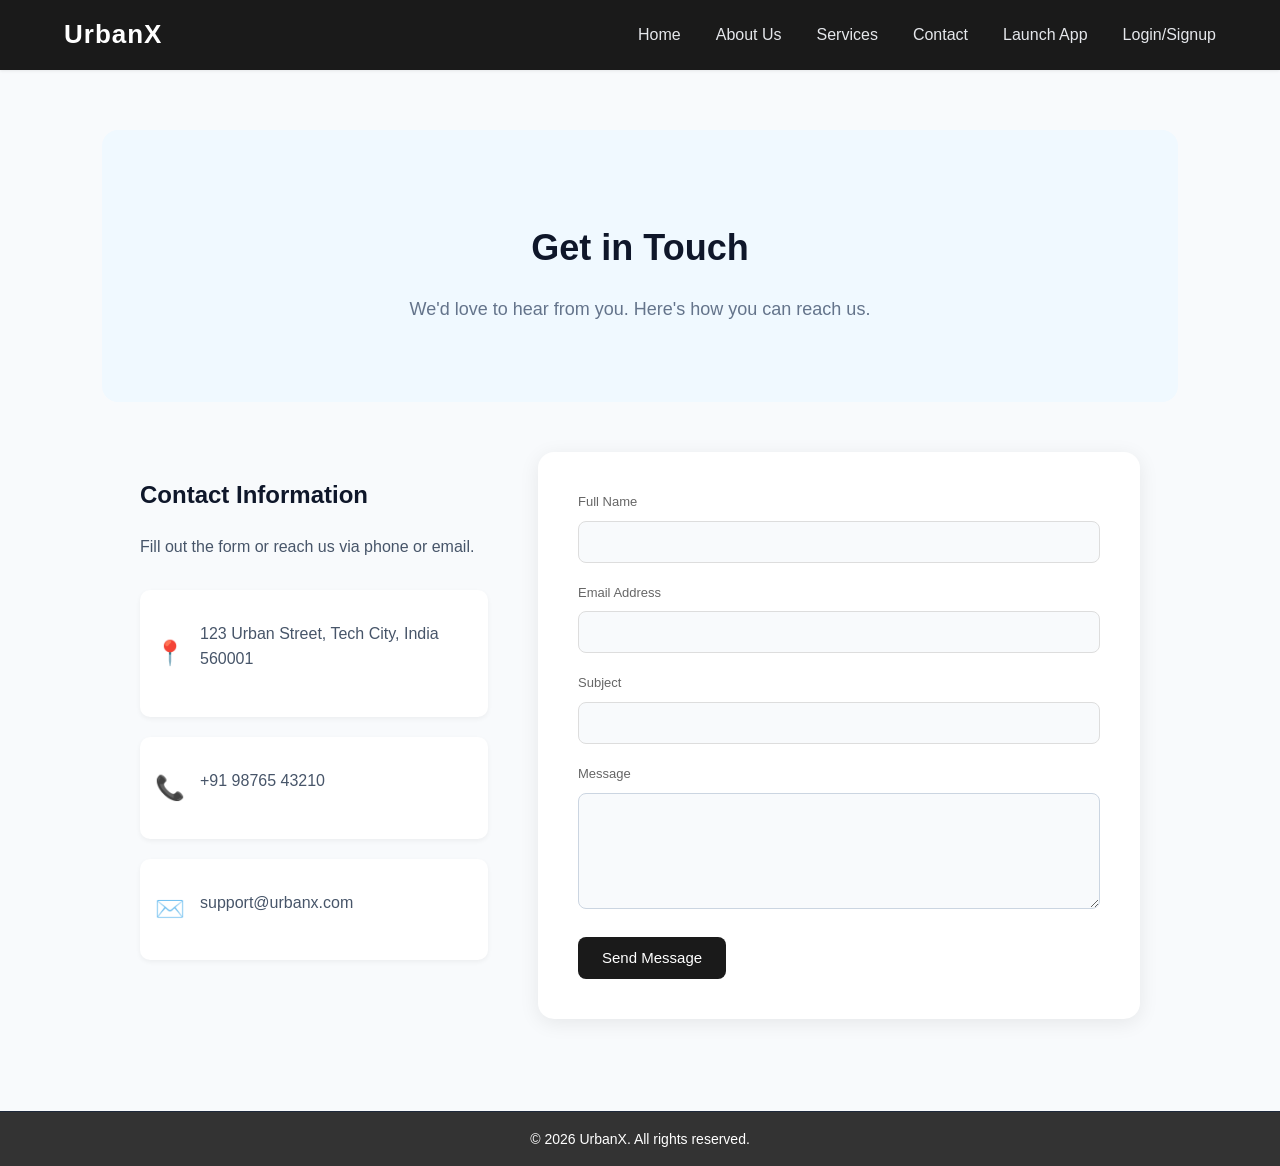
<file: frontEnd/contact.html>
<!DOCTYPE html>
<html lang="en">
<head>
    <meta charset="UTF-8">
    <meta name="viewport" content="width=device-width, initial-scale=1.0">
    <title>Contact Us - UrbanX</title>
    <link rel="stylesheet" href="styles.css">
</head>
<body>
<header>
    <h1>UrbanX</h1>
    <nav>
        <ul>
            <li><a href="index.html">Home</a></li>
            <li><a href="about.html">About Us</a></li>
            <li><a href="exploreOurServices.html">Services</a></li>
            <li><a href="contact.html" class="active">Contact</a></li>
            <li><a href="app.html">Launch App</a></li>
            <li><a href="Login/UserLogin.html">Login/Signup</a></li>
        </ul>
    </nav>
</header>

<main>
    <section class="contact-hero">
        <h2>Get in Touch</h2>
        <p>We'd love to hear from you. Here's how you can reach us.</p>
    </section>

    <section class="contact-container">
        <div class="contact-info">
            <h3>Contact Information</h3>
            <p>Fill out the form or reach us via phone or email.</p>

            <div class="info-item">
                <span class="icon">📍</span>
                <p>123 Urban Street, Tech City, India 560001</p>
            </div>
            <div class="info-item">
                <span class="icon">📞</span>
                <p>+91 98765 43210</p>
            </div>
            <div class="info-item">
                <span class="icon">✉️</span>
                <p>support@urbanx.com</p>
            </div>
        </div>

        <div class="contact-form-wrapper">
            <form action="#" method="POST" class="contact-form">
                <div class="form-group">
                    <label for="name">Full Name</label>
                    <input type="text" id="name" name="name" required>
                </div>
                <div class="form-group">
                    <label for="email">Email Address</label>
                    <input type="email" id="email" name="email" required>
                </div>
                <div class="form-group">
                    <label for="subject">Subject</label>
                    <input type="text" id="subject" name="subject" required>
                </div>
                <div class="form-group">
                    <label for="message">Message</label>
                    <textarea id="message" name="message" rows="5" required></textarea>
                </div>
                <button type="submit" class="btn-submit">Send Message</button>
            </form>
        </div>
    </section>
</main>

<footer>
    <p>&copy; 2026 UrbanX. All rights reserved.</p>
</footer>
</body>
</html>
</file>
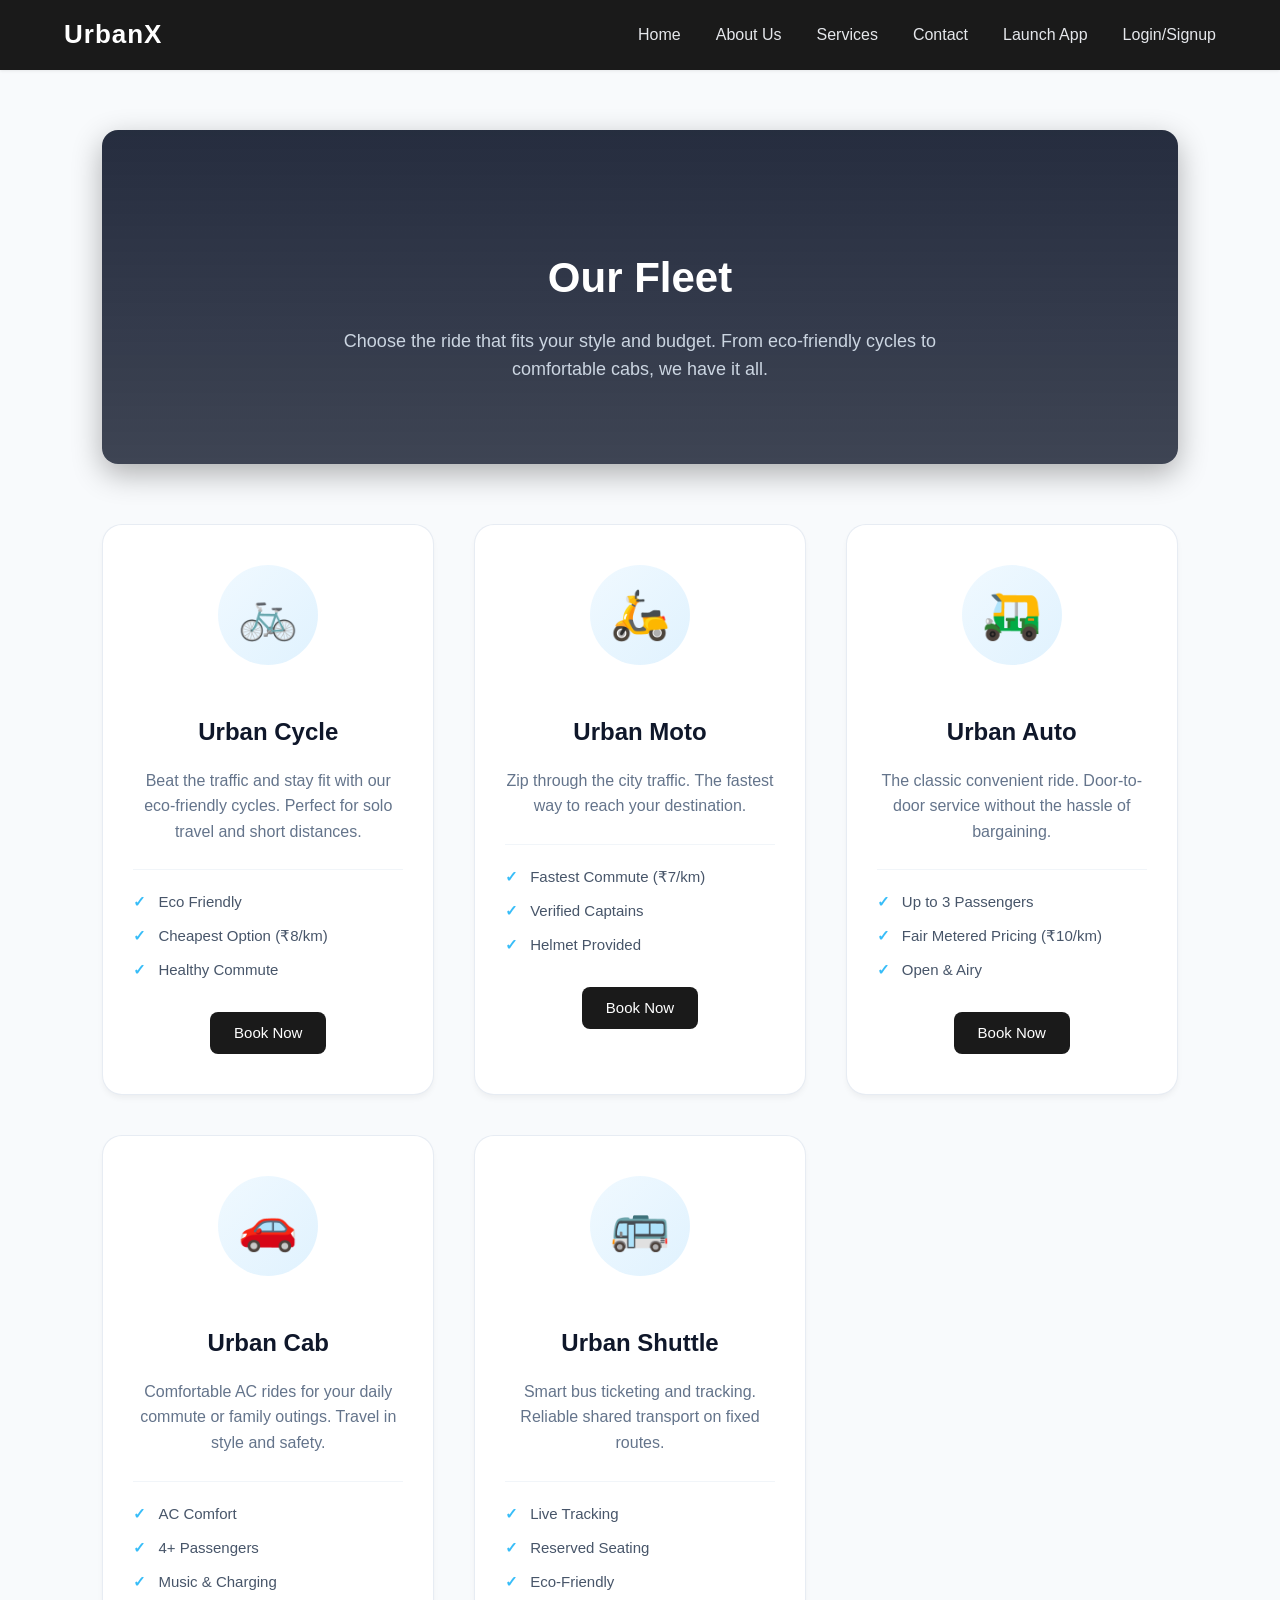
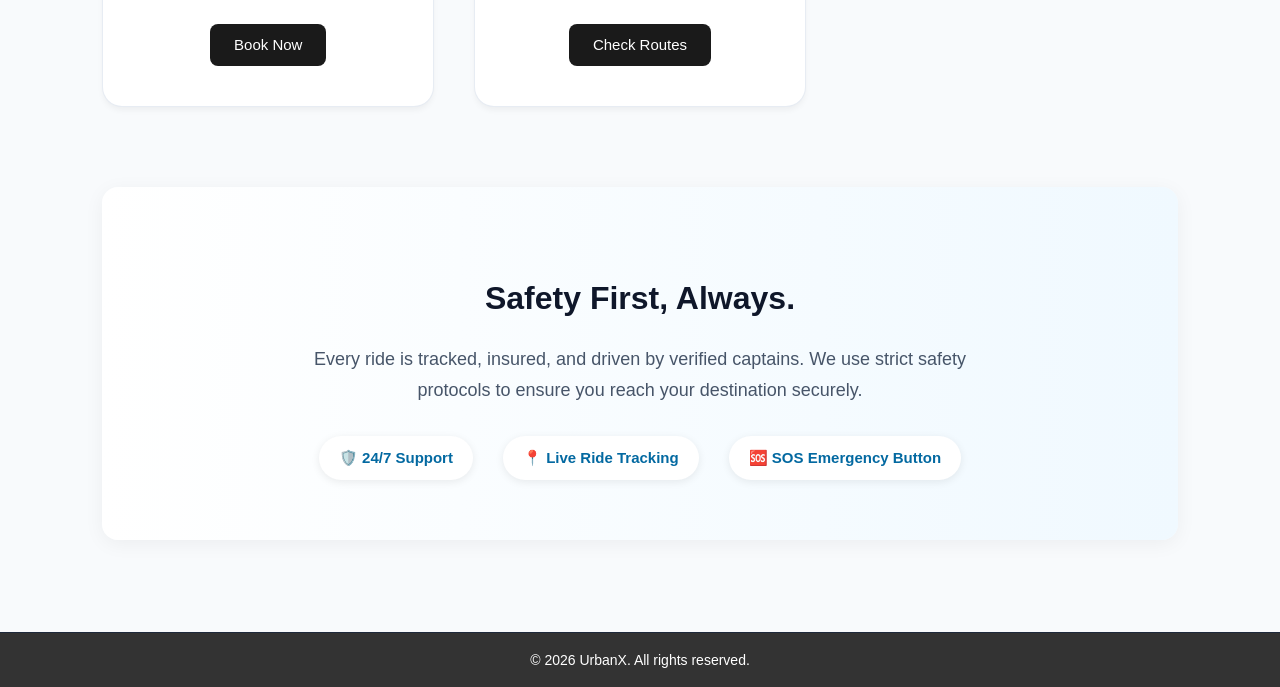
<file: frontEnd/exploreOurServices.html>
<!DOCTYPE html>
<html lang="en">
<head>
    <meta charset="UTF-8">
    <meta name="viewport" content="width=device-width, initial-scale=1.0">
    <title>Explore Our Services - UrbanX</title>
    <link rel="stylesheet" href="styles.css">
</head>
<body>
    <header>
        <h1>UrbanX</h1>
        <nav>
            <ul>
                <li><a href="index.html">Home</a></li>
                <li><a href="about.html">About Us</a></li>
                <li><a href="exploreOurServices.html" class="active">Services</a></li>
                <li><a href="contact.html">Contact</a></li>
                <li><a href="app.html">Launch App</a></li>
                <li><a href="Login/UserLogin.html">Login/Signup</a></li>
            </ul>
        </nav>
    </header>
    <main>
        <section class="services-hero">
            <h2 style="animation: fadeInDown 0.8s ease-out;">Our Fleet</h2>
            <p style="animation: fadeInUp 0.8s ease-out 0.2s backwards;">Choose the ride that fits your style and budget. From eco-friendly cycles to comfortable cabs, we have it all.</p>
        </section>

        <section class="services-grid">
            <!-- Cycle -->
            <div class="service-card" style="animation: fadeInUp 0.8s ease-out 0.3s backwards;">
                <div class="service-icon">🚲</div>
                <h3>Urban Cycle</h3>
                <p>Beat the traffic and stay fit with our eco-friendly cycles. Perfect for solo travel and short distances.</p>
                <ul class="service-features-list">
                    <li>Eco Friendly</li>
                    <li>Cheapest Option (₹8/km)</li>
                    <li>Healthy Commute</li>
                </ul>
                <a href="app.html" class="service-btn">Book Now</a>
            </div>

            <!-- Moto -->
            <div class="service-card" style="animation: fadeInUp 0.8s ease-out 0.4s backwards;">
                <div class="service-icon">🛵</div>
                <h3>Urban Moto</h3>
                <p>Zip through the city traffic. The fastest way to reach your destination.</p>
                <ul class="service-features-list">
                    <li>Fastest Commute (₹7/km)</li>
                    <li>Verified Captains</li>
                    <li>Helmet Provided</li>
                </ul>
                <a href="app.html" class="service-btn">Book Now</a>
            </div>

            <!-- Auto -->
            <div class="service-card" style="animation: fadeInUp 0.8s ease-out 0.5s backwards;">
                <div class="service-icon">🛺</div>
                <h3>Urban Auto</h3>
                <p>The classic convenient ride. Door-to-door service without the hassle of bargaining.</p>
                <ul class="service-features-list">
                    <li>Up to 3 Passengers</li>
                    <li>Fair Metered Pricing (₹10/km)</li>
                    <li>Open & Airy</li>
                </ul>
                <a href="app.html" class="service-btn">Book Now</a>
            </div>

            <!-- Cab -->
            <div class="service-card" style="animation: fadeInUp 0.8s ease-out 0.6s backwards;">
                <div class="service-icon">🚗</div>
                <h3>Urban Cab</h3>
                <p>Comfortable AC rides for your daily commute or family outings. Travel in style and safety.</p>
                <ul class="service-features-list">
                    <li>AC Comfort</li>
                    <li>4+ Passengers</li>
                    <li>Music & Charging</li>
                </ul>
                <a href="app.html" class="service-btn">Book Now</a>
            </div>

            <!-- Bus -->
            <div class="service-card" style="animation: fadeInUp 0.8s ease-out 0.7s backwards;">
                <div class="service-icon">🚌</div>
                <h3>Urban Shuttle</h3>
                <p>Smart bus ticketing and tracking. Reliable shared transport on fixed routes.</p>
                <ul class="service-features-list">
                    <li>Live Tracking</li>
                    <li>Reserved Seating</li>
                    <li>Eco-Friendly</li>
                </ul>
                <a href="app.html" class="service-btn">Check Routes</a>
            </div>
        </section>

        <section class="safety-promise">
            <div class="promise-content">
                <h2>Safety First, Always.</h2>
                <p>Every ride is tracked, insured, and driven by verified captains. We use strict safety protocols to ensure you reach your destination securely.</p>
                <div class="safety-badges">
                    <span>🛡️ 24/7 Support</span>
                    <span>📍 Live Ride Tracking</span>
                    <span>🆘 SOS Emergency Button</span>
                </div>
            </div>
        </section>
    </main>
    <footer>
        <p>&copy; 2026 UrbanX. All rights reserved.</p>
    </footer>
</body>
</html>
</file>
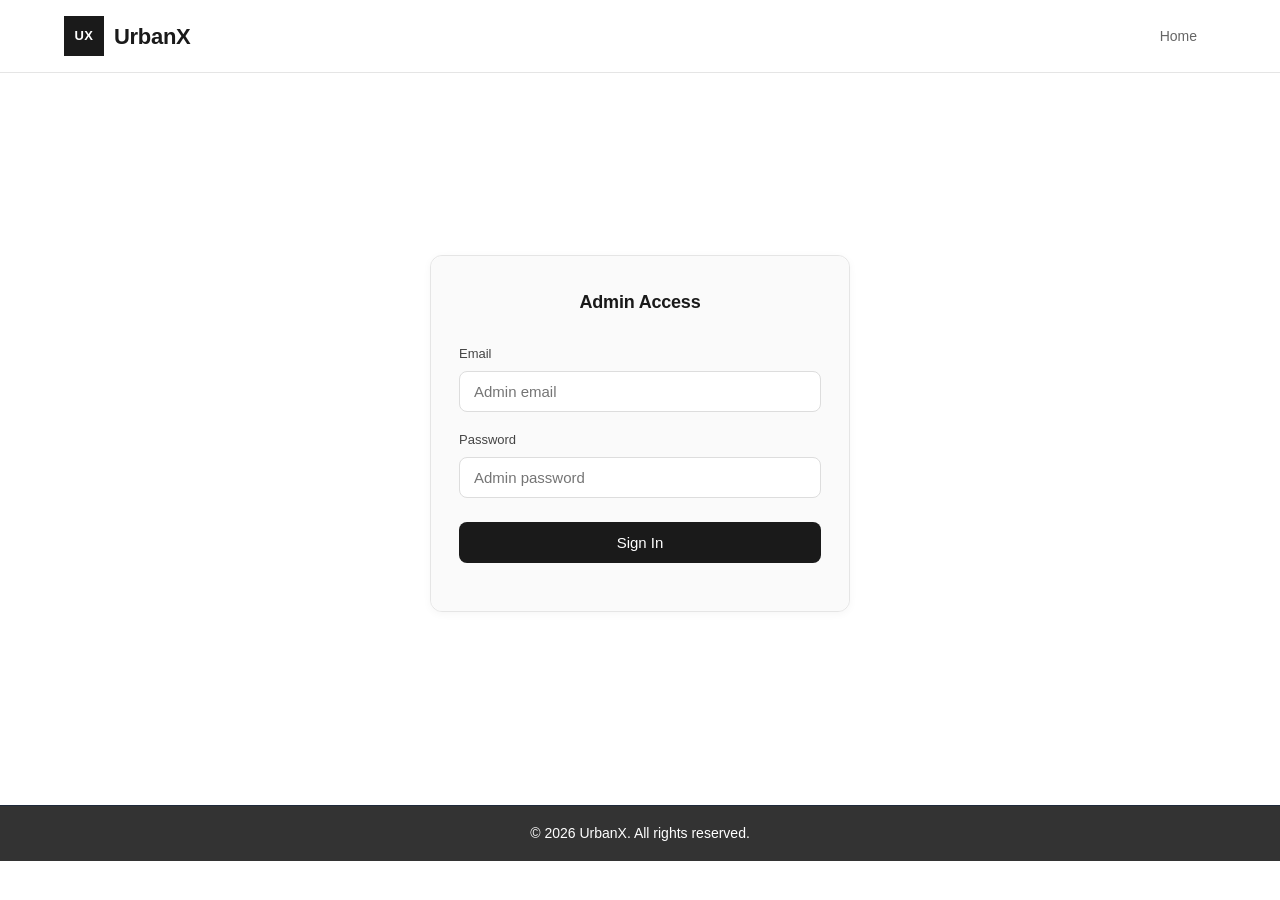
<file: frontEnd/Login/AdminLogin.html>
<!DOCTYPE html>
<html lang="en">
<head>
    <meta charset="UTF-8">
    <title>UrbanX - Admin Login</title>
    <link rel="stylesheet" href="../styles.css">
</head>
<body class="auth-page">
<header class="auth-header">
    <div class="auth-brand">
        <div class="auth-logo" aria-hidden="true">UX</div>
        <div class="auth-name">UrbanX</div>
    </div>
    <div class="auth-actions">
        <a class="auth-tab" href="../index.html">Home</a>
    </div>
</header>
<main class="auth-main">
    <div class="auth-shell">
        <div class="auth-card">
            <div class="auth-panel">
                <div class="auth-panel-title">Admin Access</div>
                <form id="adminLoginForm">
                    <div class="auth-row">
                        <label class="auth-label" for="email">Email</label>
                        <input class="auth-input" type="email" id="email" name="email" placeholder="Admin email" required>
                    </div>
                    <div class="auth-row">
                        <label class="auth-label" for="password">Password</label>
                        <input class="auth-input" type="password" id="password" name="password" placeholder="Admin password" required>
                    </div>
                    <button type="submit" class="auth-submit">Sign In</button>
                    <div id="message" class="auth-message"></div>
                </form>
            </div>
        </div>
    </div>
</main>
<script>
    document.getElementById('adminLoginForm').addEventListener('submit', async function(e) {
        e.preventDefault();
        const formData = new FormData(this);
        const data = Object.fromEntries(formData.entries());
        const messageDiv = document.getElementById('message');

        try {
            const response = await fetch('/admin/login', {
                method: 'POST',
                headers: { 'Content-Type': 'application/json' },
                body: JSON.stringify(data)
            });
            const result = await response.json();
            if (response.ok) {
                messageDiv.style.color = 'green';
                messageDiv.textContent = 'Login successful!';
                localStorage.setItem('userType', 'admin');
                setTimeout(() => { window.location.href = '../index.html'; }, 1000);
            } else {
                messageDiv.style.color = '';
                messageDiv.textContent = result.message || 'Login failed';
            }
        } catch (error) {
            messageDiv.textContent = 'An error occurred. Please try again.';
        }
    });
</script>
<footer>
    <p>&copy; 2026 UrbanX. All rights reserved.</p>
</footer>
</body>
</html>
</file>
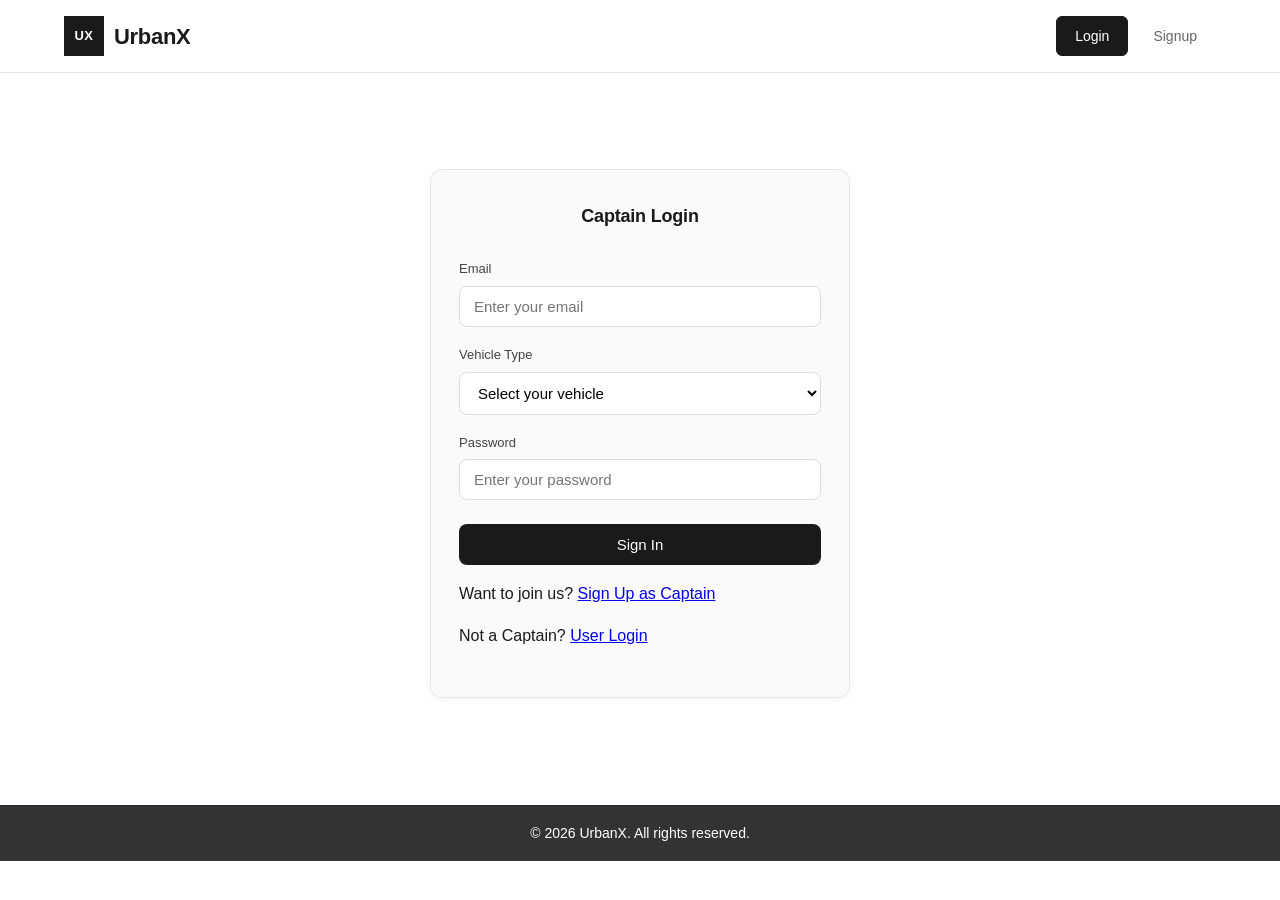
<file: frontEnd/Login/CaptainLogin.html>
<!DOCTYPE html>
<html lang="en">
<head>
    <meta charset="UTF-8">
    <title>UrbanX - Captain Login</title>
    <link rel="stylesheet" href="../styles.css">
</head>
<body class="auth-page">
<header class="auth-header">
    <div class="auth-brand">
        <div class="auth-logo" aria-hidden="true">UX</div>
        <div class="auth-name">UrbanX</div>
    </div>
    <div class="auth-actions" aria-label="Authentication navigation">
        <a class="auth-tab active" href="CaptainLogin.html">Login</a>
        <a class="auth-tab" href="CaptainSignup.html">Signup</a>
    </div>
</header>
<main class="auth-main">
    <div class="auth-shell">
        <div class="auth-card">
            <div class="auth-panel">
                <div class="auth-panel-title">Captain Login</div>
                <form id="loginForm">
                    <div class="auth-row">
                        <label class="auth-label" for="email">Email</label>
                        <input class="auth-input" type="email" id="email" name="email" placeholder="Enter your email" required>
                    </div>
                    <div class="auth-row">
                        <label class="auth-label" for="vehicle_type">Vehicle Type</label>
                        <select class="auth-input" id="vehicle_type" name="vehicle_type" required>
                            <option value="" disabled selected>Select your vehicle</option>
                            <option value="bike">Bike</option>
                            <option value="auto">Auto</option>
                            <option value="cab">Cab</option>
                        </select>
                    </div>
                    <div class="auth-row">
                        <label class="auth-label" for="password">Password</label>
                        <input class="auth-input" type="password" id="password" name="password" placeholder="Enter your password" required>
                    </div>
                    <button type="submit" class="auth-submit">Sign In</button>
                    <div id="message" class="auth-message"></div>
                    <div class="login-links">
                        <p>Want to join us? <a href="CaptainSignup.html">Sign Up as Captain</a></p>
                        <p>Not a Captain? <a href="UserLogin.html">User Login</a></p>
                    </div>
                </form>
            </div>
        </div>
    </div>
</main>
<script>
    document.getElementById('loginForm').addEventListener('submit', async function(e) {
        e.preventDefault();
        const formData = new FormData(this);
        const data = Object.fromEntries(formData.entries());

        try {
            const response = await fetch('/captain/login', {
                method: 'POST',
                headers: {
                    'Content-Type': 'application/json'
                },
                body: JSON.stringify(data)
            });

            const result = await response.json();
            const messageDiv = document.getElementById('message');

            if (response.ok) {
                messageDiv.style.color = 'green';
                messageDiv.textContent = 'Login successful! Redirecting...';
                // Store token or user info if needed
                localStorage.setItem('userType', 'captain');
                localStorage.setItem('urbx_captain', JSON.stringify(result.captain));

                setTimeout(() => {
                    window.location.href = '../captain_dashboard.html';
                }, 1000);
            } else {
                messageDiv.style.color = 'red';
                messageDiv.textContent = result.message || 'Login failed';
            }
        } catch (error) {
            console.error('Error:', error);
            document.getElementById('message').textContent = 'An error occurred. Please try again.';
        }
    });
</script>
<footer>
    <p>&copy; 2026 UrbanX. All rights reserved.</p>
</footer>
</body>
</html>
</file>
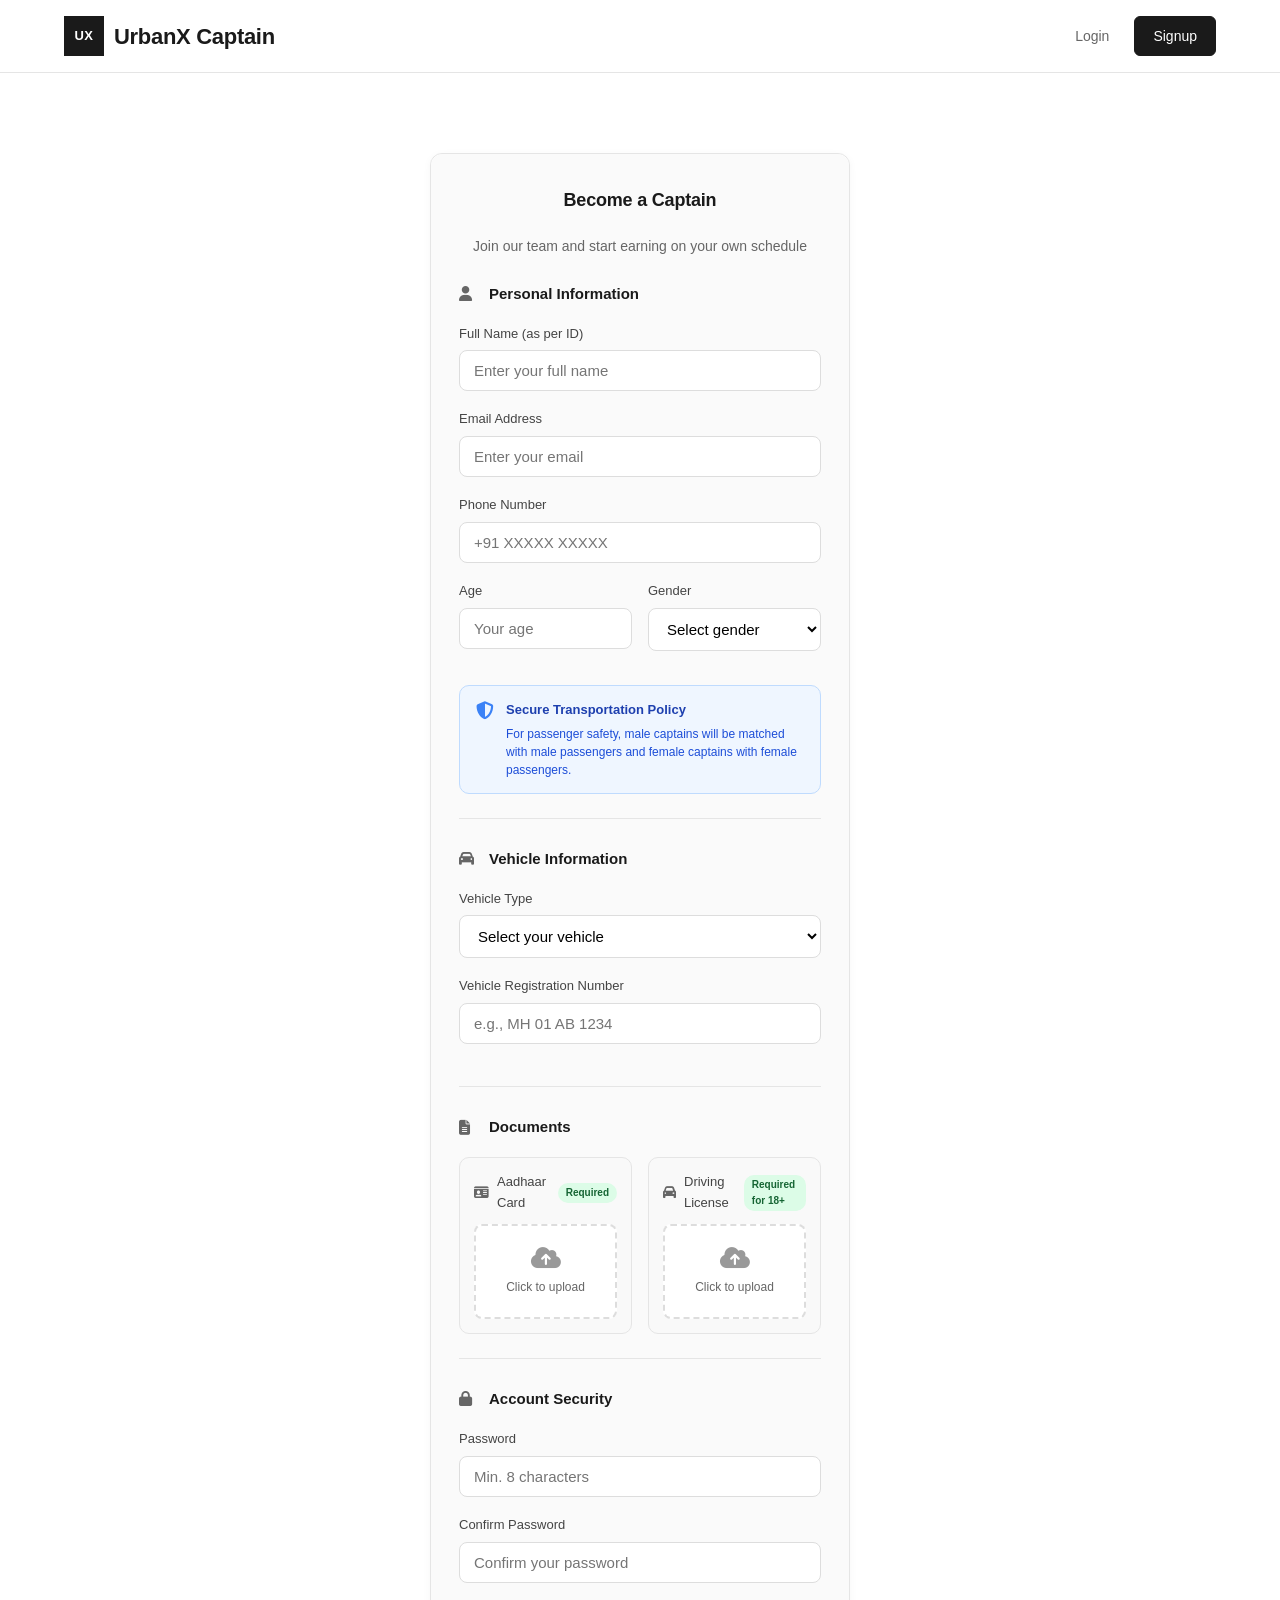
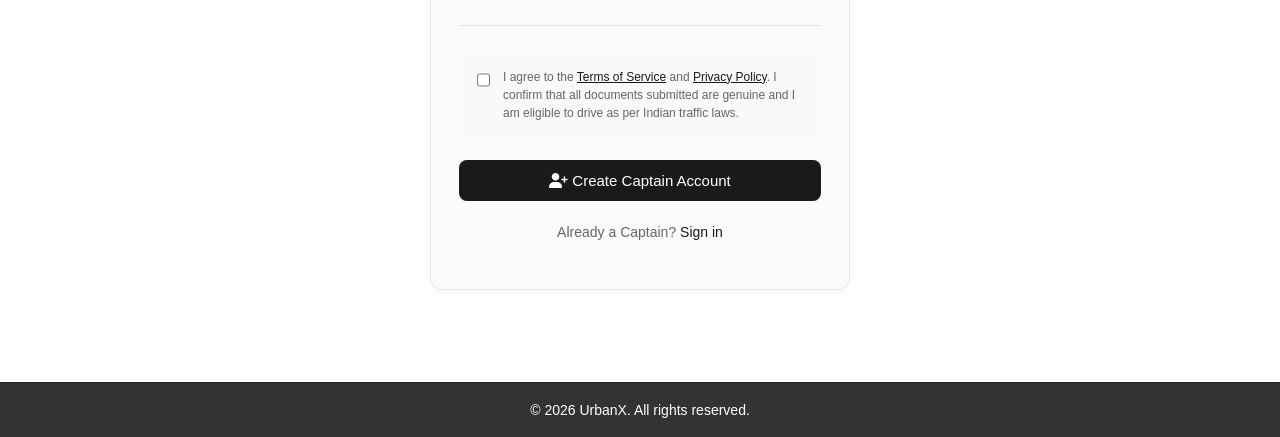
<file: frontEnd/Login/CaptainSignup.html>
<!DOCTYPE html>
<html lang="en">
<head>
    <meta charset="UTF-8">
    <title>UrbanX - Captain Signup</title>
    <link rel="stylesheet" href="../styles.css">
    <link rel="stylesheet" href="https://cdnjs.cloudflare.com/ajax/libs/font-awesome/6.4.0/css/all.min.css">
</head>
<body class="auth-page">
<header class="auth-header">
    <div class="auth-brand">
        <div class="auth-logo" aria-hidden="true">UX</div>
        <div class="auth-name">UrbanX Captain</div>
    </div>
    <div class="auth-actions" aria-label="Authentication navigation">
        <a class="auth-tab" href="CaptainLogin.html">Login</a>
        <a class="auth-tab active" href="CaptainSignup.html">Signup</a>
    </div>
</header>
<main class="auth-main">
    <div class="auth-shell">
        <div class="auth-card captain-signup-card">
            <div class="auth-panel">
                <div class="auth-panel-title">Become a Captain</div>
                <p class="auth-subtitle">Join our team and start earning on your own schedule</p>

                <form id="signupForm">
                    <!-- Step 1: Personal Info -->
                    <div class="form-section">
                        <h4 class="section-label"><i class="fas fa-user"></i> Personal Information</h4>

                        <div class="auth-row">
                            <label class="auth-label" for="fullname">Full Name (as per ID)</label>
                            <input class="auth-input" type="text" id="fullname" name="fullname" placeholder="Enter your full name" required>
                        </div>

                        <div class="auth-row">
                            <label class="auth-label" for="email">Email Address</label>
                            <input class="auth-input" type="email" id="email" name="email" placeholder="Enter your email" required>
                        </div>

                        <div class="auth-row">
                            <label class="auth-label" for="phone">Phone Number</label>
                            <input class="auth-input" type="tel" id="phone" name="phone" placeholder="+91 XXXXX XXXXX" required>
                        </div>

                        <div class="auth-row-group">
                            <div class="auth-row">
                                <label class="auth-label" for="age">Age</label>
                                <input class="auth-input" type="number" id="age" name="age" min="16" max="65" placeholder="Your age" required onchange="checkAgeRequirements()">
                            </div>
                            <div class="auth-row">
                                <label class="auth-label" for="gender">Gender</label>
                                <select class="auth-input" id="gender" name="gender" required>
                                    <option value="" disabled selected>Select gender</option>
                                    <option value="male">Male</option>
                                    <option value="female">Female</option>
                                    <option value="other">Other</option>
                                </select>
                            </div>
                        </div>

                        <!-- Age Notice -->
                        <div id="age-notice" class="age-notice" style="display: none;">
                            <i class="fas fa-info-circle"></i>
                            <div>
                                <strong>Age Verification Required</strong>
                                <p>Since you are between 16-21 years old, you must upload valid age identification documents to verify your eligibility to drive on Indian roads.</p>
                            </div>
                        </div>

                        <!-- Gender Matching Notice -->
                        <div class="gender-notice">
                            <i class="fas fa-shield-alt"></i>
                            <div>
                                <strong>Secure Transportation Policy</strong>
                                <p>For passenger safety, male captains will be matched with male passengers and female captains with female passengers.</p>
                            </div>
                        </div>
                    </div>

                    <!-- Step 2: Vehicle Info -->
                    <div class="form-section">
                        <h4 class="section-label"><i class="fas fa-car"></i> Vehicle Information</h4>

                        <div class="auth-row">
                            <label class="auth-label" for="vehicle_type">Vehicle Type</label>
                            <select class="auth-input" id="vehicle_type" name="vehicle_type" required>
                                <option value="" disabled selected>Select your vehicle</option>
                                <option value="Cycle">Cycle (Age 16+)</option>
                                <option value="Bike">Bike (Age 18+)</option>
                                <option value="Auto">Auto (Age 18+)</option>
                                <option value="Cab">Cab (Age 21+)</option>
                            </select>
                        </div>

                        <div class="auth-row">
                            <label class="auth-label" for="vehicle_number">Vehicle Registration Number</label>
                            <input class="auth-input" type="text" id="vehicle_number" name="vehicle_number" placeholder="e.g., MH 01 AB 1234">
                        </div>
                    </div>

                    <!-- Step 3: Documents -->
                    <div class="form-section">
                        <h4 class="section-label"><i class="fas fa-file-alt"></i> Documents</h4>

                        <div class="document-upload-grid">
                            <!-- Aadhaar Card -->
                            <div class="document-upload-item">
                                <label class="document-label">
                                    <i class="fas fa-id-card"></i>
                                    <span>Aadhaar Card</span>
                                    <span class="required-badge">Required</span>
                                </label>
                                <div class="upload-box" onclick="document.getElementById('aadhaar_doc').click()">
                                    <input type="file" id="aadhaar_doc" name="aadhaar_doc" accept="image/*,.pdf" hidden onchange="showFileName(this, 'aadhaar_preview')">
                                    <i class="fas fa-cloud-upload-alt"></i>
                                    <span id="aadhaar_preview">Click to upload</span>
                                </div>
                            </div>

                            <!-- Driving License (for 18+) -->
                            <div class="document-upload-item" id="dl-upload">
                                <label class="document-label">
                                    <i class="fas fa-car"></i>
                                    <span>Driving License</span>
                                    <span class="required-badge" id="dl-required">Required for 18+</span>
                                </label>
                                <div class="upload-box" onclick="document.getElementById('driving_license').click()">
                                    <input type="file" id="driving_license" name="driving_license" accept="image/*,.pdf" hidden onchange="showFileName(this, 'dl_preview')">
                                    <i class="fas fa-cloud-upload-alt"></i>
                                    <span id="dl_preview">Click to upload</span>
                                </div>
                            </div>

                            <!-- Age Proof (for 16-21) -->
                            <div class="document-upload-item" id="age-proof-upload" style="display: none;">
                                <label class="document-label">
                                    <i class="fas fa-birthday-cake"></i>
                                    <span>Age Proof Document</span>
                                    <span class="required-badge warning">Required for 16-21</span>
                                </label>
                                <div class="upload-box" onclick="document.getElementById('age_proof').click()">
                                    <input type="file" id="age_proof" name="age_proof" accept="image/*,.pdf" hidden onchange="showFileName(this, 'age_preview')">
                                    <i class="fas fa-cloud-upload-alt"></i>
                                    <span id="age_preview">Birth Certificate / School ID</span>
                                </div>
                                <small class="upload-hint">Upload Birth Certificate, School ID, or Passport</small>
                            </div>

                            <!-- Guardian Consent (for minors 16-18) -->
                            <div class="document-upload-item" id="guardian-consent-upload" style="display: none;">
                                <label class="document-label">
                                    <i class="fas fa-file-signature"></i>
                                    <span>Guardian Consent</span>
                                    <span class="required-badge warning">Required for 16-17</span>
                                </label>
                                <div class="upload-box" onclick="document.getElementById('guardian_consent').click()">
                                    <input type="file" id="guardian_consent" name="guardian_consent" accept="image/*,.pdf" hidden onchange="showFileName(this, 'guardian_preview')">
                                    <i class="fas fa-cloud-upload-alt"></i>
                                    <span id="guardian_preview">Upload signed consent form</span>
                                </div>
                                <small class="upload-hint">Parent/Guardian signed consent form with their ID</small>
                            </div>

                            <!-- Vehicle RC (for motor vehicles) -->
                            <div class="document-upload-item" id="rc-upload" style="display: none;">
                                <label class="document-label">
                                    <i class="fas fa-file-invoice"></i>
                                    <span>Vehicle RC</span>
                                    <span class="required-badge">Required</span>
                                </label>
                                <div class="upload-box" onclick="document.getElementById('vehicle_rc').click()">
                                    <input type="file" id="vehicle_rc" name="vehicle_rc" accept="image/*,.pdf" hidden onchange="showFileName(this, 'rc_preview')">
                                    <i class="fas fa-cloud-upload-alt"></i>
                                    <span id="rc_preview">Click to upload</span>
                                </div>
                            </div>
                        </div>
                    </div>

                    <!-- Step 4: Password -->
                    <div class="form-section">
                        <h4 class="section-label"><i class="fas fa-lock"></i> Account Security</h4>

                        <div class="auth-row">
                            <label class="auth-label" for="password">Password</label>
                            <input class="auth-input" type="password" id="password" name="password" placeholder="Min. 8 characters" required>
                        </div>

                        <div class="auth-row">
                            <label class="auth-label" for="confirm_password">Confirm Password</label>
                            <input class="auth-input" type="password" id="confirm_password" name="confirm_password" placeholder="Confirm your password" required>
                        </div>
                    </div>

                    <!-- Terms -->
                    <div class="terms-checkbox">
                        <input type="checkbox" id="terms" name="terms" required>
                        <label for="terms">I agree to the <a href="#">Terms of Service</a> and <a href="#">Privacy Policy</a>. I confirm that all documents submitted are genuine and I am eligible to drive as per Indian traffic laws.</label>
                    </div>

                    <button type="submit" class="auth-submit">
                        <i class="fas fa-user-plus"></i> Create Captain Account
                    </button>

                    <div id="message" class="auth-message"></div>

                    <p class="switch-auth">Already a Captain? <a href="CaptainLogin.html">Sign in</a></p>
                </form>
            </div>
        </div>
    </div>
</main>

<script>
    function checkAgeRequirements() {
        const age = parseInt(document.getElementById('age').value);
        const ageNotice = document.getElementById('age-notice');
        const ageProofUpload = document.getElementById('age-proof-upload');
        const guardianConsentUpload = document.getElementById('guardian-consent-upload');
        const vehicleType = document.getElementById('vehicle_type');

        // Show/hide age-related documents
        if (age >= 16 && age <= 21) {
            ageNotice.style.display = 'flex';
            ageProofUpload.style.display = 'block';
        } else {
            ageNotice.style.display = 'none';
            ageProofUpload.style.display = 'none';
        }

        // Guardian consent for minors (16-17)
        if (age >= 16 && age < 18) {
            guardianConsentUpload.style.display = 'block';
        } else {
            guardianConsentUpload.style.display = 'none';
        }

        // Update vehicle options based on age
        updateVehicleOptions(age);
    }

    function updateVehicleOptions(age) {
        const vehicleSelect = document.getElementById('vehicle_type');
        const options = vehicleSelect.options;

        for (let i = 0; i < options.length; i++) {
            const opt = options[i];
            if (opt.value === 'Cycle') {
                opt.disabled = age < 16;
            } else if (opt.value === 'Bike' || opt.value === 'Auto') {
                opt.disabled = age < 18;
            } else if (opt.value === 'Cab') {
                opt.disabled = age < 21;
            }
        }
    }

    document.getElementById('vehicle_type').addEventListener('change', function() {
        const rcUpload = document.getElementById('rc-upload');
        const dlUpload = document.getElementById('dl-upload');
        const vehicleNumber = document.getElementById('vehicle_number');

        if (this.value === 'Cycle') {
            rcUpload.style.display = 'none';
            dlUpload.style.display = 'none';
            vehicleNumber.required = false;
            vehicleNumber.parentElement.style.display = 'none';
        } else {
            rcUpload.style.display = 'block';
            dlUpload.style.display = 'block';
            vehicleNumber.required = true;
            vehicleNumber.parentElement.style.display = 'block';
        }
    });

    function showFileName(input, previewId) {
        const preview = document.getElementById(previewId);
        if (input.files && input.files[0]) {
            preview.textContent = input.files[0].name;
            preview.style.color = '#22c55e';
            input.parentElement.classList.add('has-file');
        }
    }

    document.getElementById('signupForm').addEventListener('submit', async function(e) {
        e.preventDefault();
        const messageDiv = document.getElementById('message');

        // Validate passwords match
        const pass = document.getElementById('password').value;
        const confirmPass = document.getElementById('confirm_password').value;
        if (pass !== confirmPass) {
            messageDiv.style.color = 'red';
            messageDiv.style.display = 'block';
            messageDiv.textContent = 'Passwords do not match';
            return;
        }

        // Validate age requirements
        const age = parseInt(document.getElementById('age').value);
        const vehicleType = document.getElementById('vehicle_type').value;

        if (vehicleType === 'Cab' && age < 21) {
            messageDiv.style.color = 'red';
            messageDiv.style.display = 'block';
            messageDiv.textContent = 'You must be 21+ to drive a Cab';
            return;
        }

        if ((vehicleType === 'Bike' || vehicleType === 'Auto') && age < 18) {
            messageDiv.style.color = 'red';
            messageDiv.style.display = 'block';
            messageDiv.textContent = 'You must be 18+ to drive a Bike or Auto';
            return;
        }

        // Collect form data
        const formData = new FormData(this);
        const data = {
            fullname: formData.get('fullname'),
            email: formData.get('email'),
            phone: formData.get('phone'),
            age: formData.get('age'),
            gender: formData.get('gender'),
            vehicle_type: formData.get('vehicle_type'),
            vehicle_number: formData.get('vehicle_number'),
            password: formData.get('password')
        };

        try {
            const response = await fetch('/captain/signup', {
                method: 'POST',
                headers: {
                    'Content-Type': 'application/json'
                },
                body: JSON.stringify(data)
            });

            const result = await response.json();

            if (response.ok) {
                messageDiv.style.color = 'green';
                messageDiv.style.display = 'block';
                messageDiv.textContent = 'Registration successful! Your documents will be verified within 24-48 hours. Redirecting...';
                setTimeout(() => {
                    window.location.href = 'CaptainLogin.html';
                }, 2000);
            } else {
                messageDiv.style.color = 'red';
                messageDiv.style.display = 'block';
                messageDiv.textContent = result.message || 'Registration failed';
            }
        } catch (error) {
            console.error('Error:', error);
            messageDiv.style.color = 'red';
            messageDiv.style.display = 'block';
            messageDiv.textContent = 'An error occurred. Please try again.';
        }
    });
</script>

<footer>
    <p>&copy; 2026 UrbanX. All rights reserved.</p>
</footer>
</body>
</html>
</file>
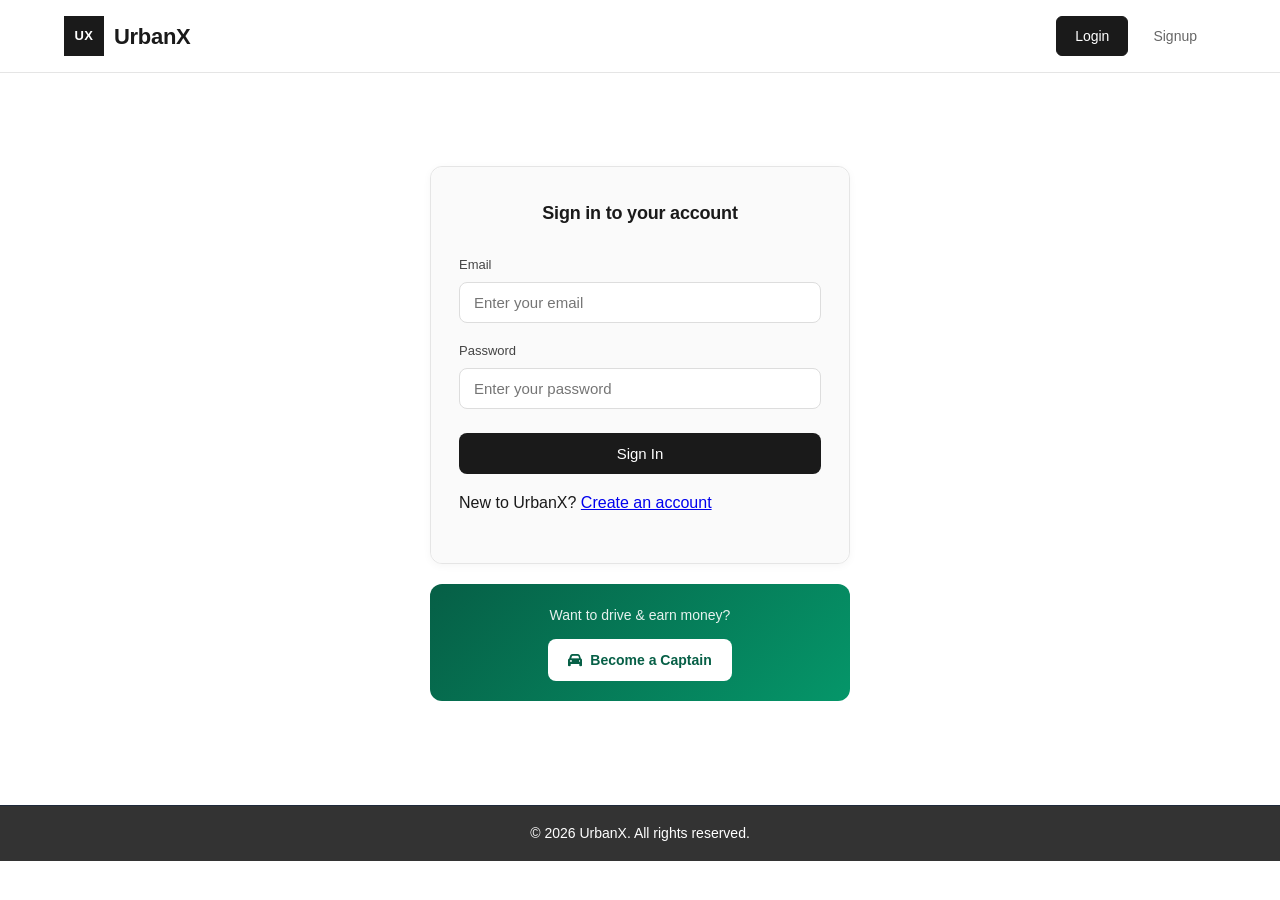
<file: frontEnd/Login/UserLogin.html>
<!DOCTYPE html>
<html lang="en">
<head>
    <meta charset="UTF-8">
    <title>UrbanX - User Login</title>
    <link rel="stylesheet" href="../styles.css">
    <link rel="stylesheet" href="https://cdnjs.cloudflare.com/ajax/libs/font-awesome/6.4.0/css/all.min.css">
</head>
<body class="auth-page">
<header class="auth-header">
    <div class="auth-brand">
        <div class="auth-logo" aria-hidden="true">UX</div>
        <div class="auth-name">UrbanX</div>
    </div>
    <div class="auth-actions" aria-label="Authentication navigation">
        <a class="auth-tab active" href="UserLogin.html">Login</a>
        <a class="auth-tab" href="UserSignup.html">Signup</a>
    </div>
</header>

<main class="auth-main">
    <div class="auth-shell">
        <div class="auth-card">
            <div class="auth-panel">
                <div class="auth-panel-title">Sign in to your account</div>
                <form id="loginForm">
                    <div class="auth-row">
                        <label class="auth-label" for="username">Email</label>
                        <input class="auth-input" type="text" id="username" name="username" placeholder="Enter your email" required>
                    </div>
                    <div class="auth-row">
                        <label class="auth-label" for="password">Password</label>
                        <input class="auth-input" type="password" id="password" name="password" placeholder="Enter your password" required>
                    </div>
                    <button type="submit" class="auth-submit">Sign In</button>
                    <div id="error-msg" class="auth-message" style="display: none;"></div>
                    <div class="login-links">
                        <p>New to UrbanX? <a href="UserSignup.html">Create an account</a></p>
                    </div>
                </form>
            </div>
        </div>
        <div class="captain-promo-box">
            <p>Want to drive & earn money?</p>
            <a href="CaptainSignup.html" class="captain-link-btn"><i class="fas fa-car"></i> Become a Captain</a>
        </div>
    </div>
</main>

<script>
    document.getElementById('loginForm').addEventListener('submit', async function(e) {
        e.preventDefault();
        const formData = new FormData(this);
        const errorMsg = document.getElementById('error-msg');

        try {
            const response = await fetch('/user/login', {
                method: 'POST',
                body: formData
            });

            // Check content type to ensure it is JSON
            const contentType = response.headers.get("content-type");
            if (!contentType || !contentType.includes("application/json")) {
                const text = await response.text();
                throw new Error("Server returned non-JSON response: " + text.substring(0, 100) + "...");
            }

            const data = await response.json();

            if (response.ok) {
                // Store user info
                localStorage.setItem('urbanx_user', JSON.stringify({
                    id: data.user_id,
                    fullname: data.fullname
                }));
                // Redirect to dashboard
                window.location.href = '../app.html';
            } else {
                errorMsg.textContent = data.message || 'Login failed';
                errorMsg.style.display = 'block';
            }
        } catch (error) {
            console.error('Error:', error);
            errorMsg.textContent = 'An error occurred: ' + error.message;
            errorMsg.style.display = 'block';
        }
    });
</script>

<footer>
    <p>&copy; 2026 UrbanX. All rights reserved.</p>
</footer>
</body>
</html>
</file>
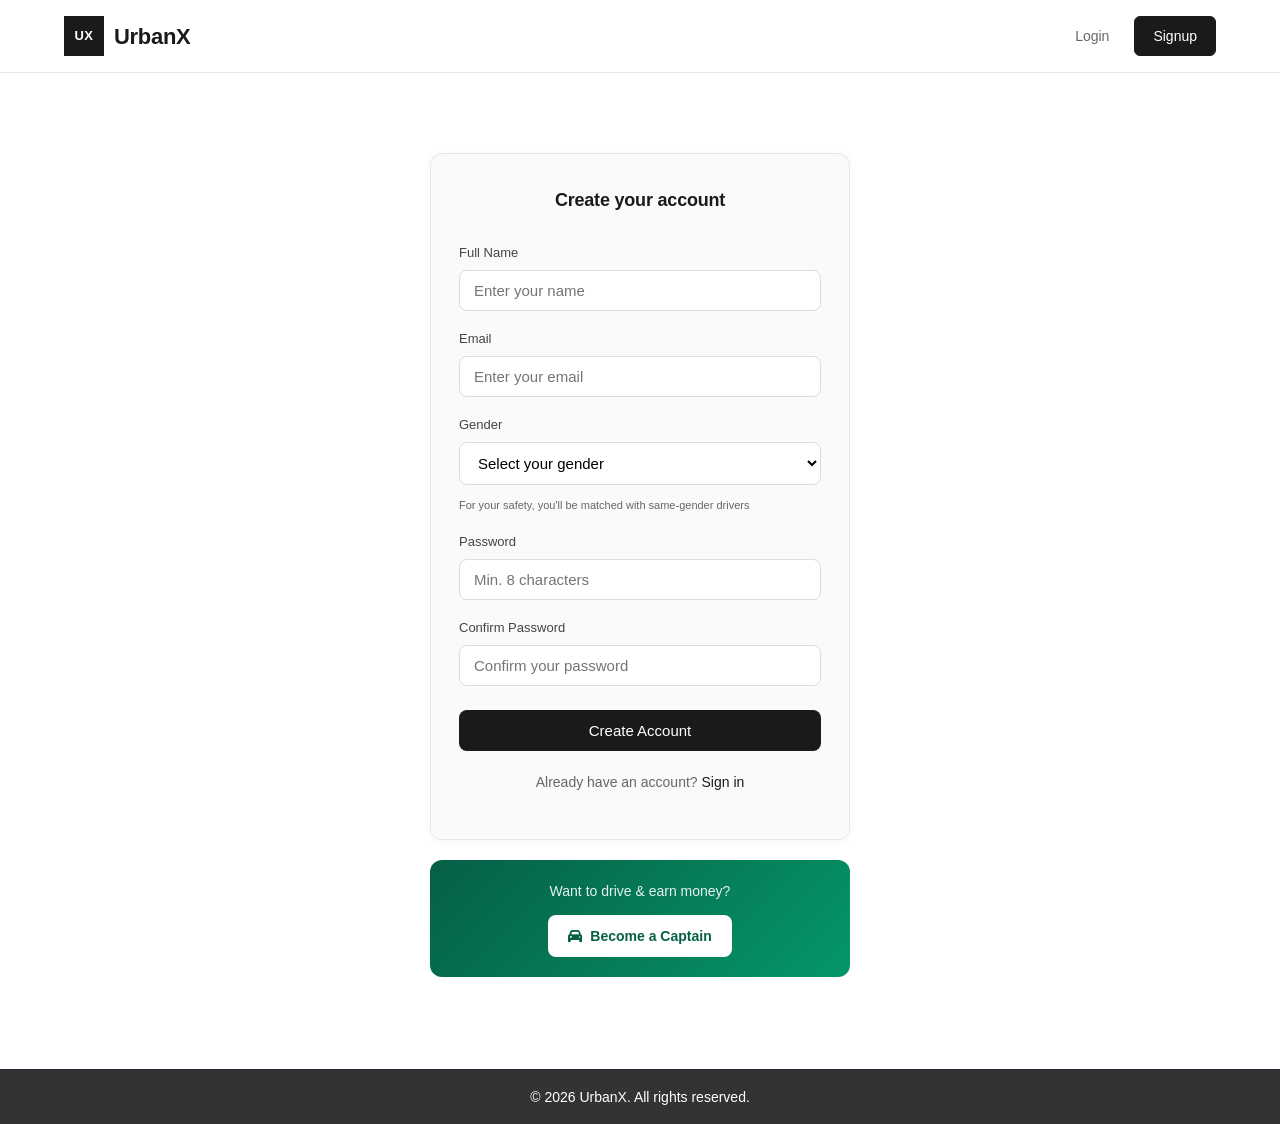
<file: frontEnd/Login/UserSignup.html>
<!DOCTYPE html>
<html lang="en">
<head>
    <meta charset="UTF-8">
    <title>UrbanX - User Signup</title>
    <link rel="stylesheet" href="../styles.css">
    <link rel="stylesheet" href="https://cdnjs.cloudflare.com/ajax/libs/font-awesome/6.4.0/css/all.min.css">
</head>
<body class="auth-page">
<header class="auth-header">
    <div class="auth-brand">
        <div class="auth-logo" aria-hidden="true">UX</div>
        <div class="auth-name">UrbanX</div>
    </div>
    <div class="auth-actions" aria-label="Authentication navigation">
        <a class="auth-tab" href="UserLogin.html">Login</a>
        <a class="auth-tab active" href="UserSignup.html">Signup</a>
    </div>
</header>

<main class="auth-main">
    <div class="auth-shell">
        <div class="auth-card">
            <div class="auth-panel">
                <div class="auth-panel-title">Create your account</div>
                <form id="signupForm">
                    <div class="auth-row">
                        <label class="auth-label" for="fullname">Full Name</label>
                        <input class="auth-input" type="text" id="fullname" name="fullname" placeholder="Enter your name" required>
                    </div>
                    <div class="auth-row">
                        <label class="auth-label" for="email">Email</label>
                        <input class="auth-input" type="email" id="email" name="email" placeholder="Enter your email" required>
                    </div>
                    <div class="auth-row">
                        <label class="auth-label" for="gender">Gender</label>
                        <select class="auth-input" id="gender" name="gender" required>
                            <option value="" disabled selected>Select your gender</option>
                            <option value="male">Male</option>
                            <option value="female">Female</option>
                            <option value="other">Other</option>
                        </select>
                        <small class="gender-hint">For your safety, you'll be matched with same-gender drivers</small>
                    </div>
                    <div class="auth-row">
                        <label class="auth-label" for="password">Password</label>
                        <input class="auth-input" type="password" id="password" name="password" placeholder="Min. 8 characters" required>
                    </div>
                    <div class="auth-row">
                        <label class="auth-label" for="confirm_password">Confirm Password</label>
                        <input class="auth-input" type="password" id="confirm_password" name="confirm_password" placeholder="Confirm your password" required>
                    </div>
                    <button type="submit" class="auth-submit">Create Account</button>
                    <div id="msg" class="auth-message" style="display: none;"></div>
                    <p class="switch-auth">Already have an account? <a href="UserLogin.html">Sign in</a></p>
                </form>
            </div>
        </div>
        <div class="captain-promo-box">
            <p>Want to drive & earn money?</p>
            <a href="CaptainSignup.html" class="captain-link-btn"><i class="fas fa-car"></i> Become a Captain</a>
        </div>
    </div>
</main>

<footer>
    <p>&copy; 2026 UrbanX. All rights reserved.</p>
</footer>
<script>
    document.getElementById('signupForm').addEventListener('submit', async function(e) {
        e.preventDefault();
        const msg = document.getElementById('msg');
        const pass = document.getElementById('password').value;
        const confirmPass = document.getElementById('confirm_password').value;

        if (pass !== confirmPass) {
            msg.textContent = 'Passwords do not match.';
            msg.style.color = 'red';
            msg.style.display = 'block';
            return;
        }

        const formData = new FormData(this);
        try {
            const response = await fetch('/user/signup', {
                method: 'POST',
                body: formData
            });

            const contentType = response.headers.get("content-type");
            if (!contentType || !contentType.includes("application/json")) {
                const text = await response.text();
                // console.error("Non-JSON response:", text);
                throw new Error("Server Error: " + response.status + " " + response.statusText);
            }

            const data = await response.json();

            if (response.ok) {
                msg.textContent = 'Signup Successful! Redirecting to Login...';
                msg.style.color = 'green';
                msg.style.display = 'block';
                setTimeout(() => {
                    window.location.href = 'UserLogin.html';
                }, 2000);
            } else {
                msg.textContent = data.message || 'Signup failed.';
                msg.style.color = 'red';
                msg.style.display = 'block';
            }
        } catch (error) {
            console.error('Error:', error);
            msg.textContent = 'An error occurred: ' + error.message;
            msg.style.color = 'red';
            msg.style.display = 'block';
        }
    });
</script>
</body>
</html>
</file>
<file: frontEnd/styles.css>
/* Global Enhancements */
html {
    scroll-behavior: smooth;
}

body {
    margin: 0;
    font-family: "Inter", "Segoe UI", Tahoma, sans-serif; /* Prefer Inter if available */
    background-color: #f8fafc; /* Slightly lighter/cleaner background */
    color: #334155;
    line-height: 1.6;
    -webkit-font-smoothing: antialiased;
    -moz-osx-font-smoothing: grayscale;
}

/* Custom Scrollbar */
::-webkit-scrollbar {
    width: 10px;
}

::-webkit-scrollbar-track {
    background: #f1f5f9;
}

::-webkit-scrollbar-thumb {
    background: #cbd5e1;
    border-radius: 5px;
}

::-webkit-scrollbar-thumb:hover {
    background: #94a3b8;
}

/* Selection Color */
::selection {
    background: #38bdf8;
    color: #fff;
}

header {
    background: #1a1a1a;
    padding: 14px 5%;
    display: flex;
    align-items: center;
    justify-content: space-between;
    box-shadow: 0 1px 3px rgba(0,0,0,0.08);
    position: sticky;
    top: 0;
    z-index: 1000;
}

/* Captain Link in Nav */
.captain-link {
    background: #22c55e !important;
    color: #fff !important;
    padding: 8px 16px !important;
    border-radius: 6px !important;
    font-weight: 500 !important;
}

.captain-link:hover {
    background: #16a34a !important;
}

.header-content {
    display: flex;
    align-items: center;
    justify-content: space-between;
    width: auto;
}

header h1 {
    margin: 0;
    color: #ffffff;
    font-size: 26px;
    letter-spacing: 1px;
    font-weight: 600;
}

.site-brand {
    display: flex;
    align-items: center;
    gap: 12px;
}

.site-logo {
    width: 42px;
    height: 42px;
    border-radius: 10px;
    background: #0f172a;
    border: 2px solid #ffffff;
    color: #ffffff;
    font-weight: 800;
    display: inline-flex;
    align-items: center;
    justify-content: center;
    letter-spacing: 1px;
}

.site-title {
    margin: 0;
    color: #ffffff;
    font-size: 26px;
    letter-spacing: 1px;
    font-weight: 600;
}

header h1.site-title {
    margin: 0;
}

.menu-toggle {
    display: none;
    background: none;
    border: none;
    color: white;
    font-size: 24px;
    cursor: pointer;
}

nav ul {
    list-style: none;
    margin: 0;
    padding: 0;
    display: flex;
    gap: 35px;
}

nav ul li a {
    text-decoration: none;
    color: #e5e7eb;
    font-size: 16px;
    font-weight: 500;
    position: relative;
    transition: color 0.3s ease;
}

nav ul li a:hover {
    color: #38bdf8;
}

nav ul li a::after {
    content: "";
    position: absolute;
    width: 0%;
    height: 2px;
    background: #38bdf8;
    left: 0;
    bottom: -6px;
    transition: width 0.3s ease;
}

nav ul li a:hover::after {
    width: 100%;
}
main {
    width: 100%;
    padding: 60px 8%;
    box-sizing: border-box;
}
@keyframes fadeInDown {
    from { opacity: 0; transform: translateY(-20px); }
    to { opacity: 1; transform: translateY(0); }
}

@keyframes fadeInUp {
    from { opacity: 0; transform: translateY(20px); }
    to { opacity: 1; transform: translateY(0); }
}

.hero {
    background: #1a1a1a;
    color: #fff;
    padding: 80px 40px;
    border-radius: 16px;
    text-align: center;
    margin-bottom: 50px;
}

.hero h2 {
    font-size: 38px;
    margin-bottom: 16px;
    letter-spacing: -0.5px;
    font-weight: 600;
    animation: fadeInDown 1.2s ease-out;
}

.hero p {
    font-size: 17px;
    margin-bottom: 32px;
    color: #ccc;
    max-width: 500px;
    margin-left: auto;
    margin-right: auto;
    animation: fadeInUp 1.2s ease-out 0.3s backwards;
}

.hero .btn {
    animation: fadeInUp 1.2s ease-out 0.5s backwards;
}

/* Footer Styles */
footer {
    background: #1a1a1a;
    color: #999;
    text-align: center;
    padding: 40px 20px;
    margin-top: 60px;
}

/* Captain CTA Section */
.captain-cta {
    background: linear-gradient(135deg, #1a1a1a 0%, #2d2d2d 100%);
    padding: 60px 40px;
    margin-top: 60px;
    border-radius: 16px;
}

.captain-cta-content {
    max-width: 1000px;
    margin: 0 auto;
    display: flex;
    align-items: center;
    justify-content: space-between;
    gap: 40px;
}

.captain-cta-text {
    flex: 1;
}

.captain-cta-text h2 {
    color: #fff;
    font-size: 32px;
    margin: 0 0 16px 0;
}

.captain-cta-text p {
    color: #999;
    font-size: 16px;
    margin: 0 0 24px 0;
    line-height: 1.6;
}

.captain-benefits {
    list-style: none;
    padding: 0;
    margin: 0 0 24px 0;
}

.captain-benefits li {
    color: #ccc;
    font-size: 14px;
    margin-bottom: 10px;
    display: flex;
    align-items: center;
    gap: 10px;
}

.captain-benefits li i {
    color: #22c55e;
    font-size: 12px;
}

.btn-captain {
    background: #22c55e !important;
    color: #fff !important;
}

.btn-captain:hover {
    background: #16a34a !important;
}

.captain-cta-image {
    flex-shrink: 0;
    width: 200px;
    height: 200px;
    background: rgba(34, 197, 94, 0.1);
    border-radius: 50%;
    display: flex;
    align-items: center;
    justify-content: center;
}

.captain-cta-image i {
    font-size: 80px;
    color: #22c55e;
}

@media (max-width: 768px) {
    .captain-cta {
        padding: 40px 20px;
    }

    .captain-cta-content {
        flex-direction: column;
        text-align: center;
    }

    .captain-cta-text h2 {
        font-size: 24px;
    }

    .captain-benefits {
        display: inline-block;
        text-align: left;
    }

    .captain-cta-image {
        width: 120px;
        height: 120px;
    }

    .captain-cta-image i {
        font-size: 50px;
    }
}

footer {
    padding: 60px 20px;
    margin-top: 80px;
    border-top: 1px solid #1e293b;
}

footer p {
    margin: 0;
    font-size: 14px;
}

footer a {
    color: #38bdf8;
    text-decoration: none;
    transition: color 0.2s;
}

footer a:hover {
    color: #7dd3fc;
}

/* --- Button Styles --- */
.btn, .btn-submit, .service-btn, .hero .btn, .cta-banner .btn, .ride-btn {
    display: inline-flex;
    align-items: center;
    justify-content: center;
    padding: 12px 24px;
    font-size: 15px;
    font-weight: 500;
    border-radius: 8px;
    border: none;
    cursor: pointer;
    text-decoration: none;
    transition: all 0.15s ease;
    line-height: 1.2;
}

/* Primary Button */
.btn-primary, .btn-submit, .service-btn, .ride-btn {
    background-color: #1a1a1a;
    color: #fff;
}

.btn-primary:hover, .btn-submit:hover, .service-btn:hover, .ride-btn:hover {
    background-color: #333;
}

.btn-primary:active, .btn-submit:active, .service-btn:active, .ride-btn:active {
    transform: translateY(0);
}

/* Accent Button Style (Blue - e.g. used in Hero) */
.btn-accent, .hero .btn {
    background-color: #38bdf8;
    color: #0f172a;
}

.btn-accent:hover, .hero .btn:hover {
    background-color: #0ea5e9;
    color: #ffffff;
    transform: translateY(-2px);
    box-shadow: 0 8px 15px rgba(56, 189, 248, 0.3);
}

/* White Button Style (e.g. CTA Banner) */
.btn-white, .cta-banner .btn {
    background-color: #ffffff;
    color: #0ea5e9;
}

.btn-white:hover, .cta-banner .btn:hover {
    background-color: #f8fafc;
    transform: translateY(-2px);
    box-shadow: 0 8px 15px rgba(0, 0, 0, 0.1);
}

/* Button Width Full Modifier */
.btn-full {
    width: 100%;
}

/* Success Button (e.g. Accept Ride) */
.btn-success, .btn-accept {
    background-color: #10b981;
    color: #ffffff;
}

.btn-success:hover, .btn-accept:hover {
    background-color: #059669;
    box-shadow: 0 8px 15px rgba(16, 185, 129, 0.3);
}

/* Danger/Reject Button */
.btn-danger, .btn-reject {
    background-color: #ef4444;
    color: #ffffff;
}

.btn-reject.btn-ghost {
    background-color: #f1f5f9;
    color: #64748b;
    box-shadow: none;
}

.btn-danger:hover, .btn-reject:hover {
    background-color: #dc2626;
    box-shadow: 0 8px 15px rgba(239, 68, 68, 0.3);
}

.btn-reject.btn-ghost:hover {
    background-color: #e2e8f0;
    color: #475569;
    box-shadow: none;
    transform: none;
}

/* Cashout Button */
.btn-cashout {
    background-color: #10b981;
    color: white;
    padding: 8px 16px;
    font-size: 14px;
    margin-top: 10px;
}

.btn-cashout:hover {
    background-color: #059669;
}

/* Wallet Buttons */
.btn-wallet {
    display: flex;
    align-items: center;
    justify-content: center;
    gap: 8px;
    padding: 10px 16px;
    border-radius: 8px;
    border: none;
    font-weight: 500;
    font-size: 14px;
    cursor: pointer;
    transition: all 0.15s ease;
    flex: 1;
}

.btn-add-fund {
    background: #fff;
    color: #1a1a1a;
}

.btn-add-fund:hover {
    background: #f5f5f5;
}

.btn-history {
    background: transparent;
    color: #fff;
    border: 1px solid rgba(255,255,255,0.3);
}

.btn-history:hover {
    background: rgba(255,255,255,0.1);
}

.features {
    margin-top: 60px;
    display: grid;
    grid-template-columns: repeat(auto-fit, minmax(280px, 1fr));
    gap: 24px;
}

.feature {
    background: #fff;
    padding: 32px 24px;
    border-radius: 12px;
    border: 1px solid #e5e5e5;
    text-align: left;
}

.feature:hover {
    border-color: #ccc;
}

.feature h3 {
    color: #1a1a1a;
    margin-bottom: 10px;
    font-size: 18px;
    font-weight: 600;
}

.feature p {
    color: #666;
    line-height: 1.6;
    font-size: 15px;
    margin: 0;
}

/* Cleaned Generic Styles - body and header removed to use top definitions */

/* Explore Our Services Page Styles */
.services-hero {
    background: linear-gradient(rgba(15, 23, 42, 0.9), rgba(15, 23, 42, 0.8)), url('https://images.unsplash.com/photo-1449965408869-eaa3f722e40d?auto=format&fit=crop&q=80') center/cover;
    color: white;
    padding: 80px 40px;
    text-align: center;
    border-radius: 16px;
    margin-bottom: 60px;
    box-shadow: 0 10px 30px rgba(0,0,0,0.3);
}

.services-hero h2 {
    font-size: 42px;
    margin-bottom: 15px;
}

.services-hero p {
    font-size: 18px;
    color: #cbd5e1;
    max-width: 600px;
    margin: 0 auto;
}

.services-grid {
    display: grid;
    grid-template-columns: repeat(auto-fit, minmax(300px, 1fr));
    gap: 40px;
    margin-bottom: 80px;
}

.service-card {
    background: #fff;
    border-radius: 20px;
    padding: 40px 30px;
    text-align: center;
    transition: all 0.3s cubic-bezier(0.4, 0, 0.2, 1);
    border: 1px solid rgba(226, 232, 240, 0.8);
    position: relative;
    overflow: hidden;
    box-shadow: 0 4px 6px -1px rgba(0, 0, 0, 0.05);
}

.service-card::before {
    content: '';
    position: absolute;
    top: 0;
    left: 0;
    width: 100%;
    height: 4px;
    background: #38bdf8;
    transform: scaleX(0);
    transition: transform 0.4s ease;
    transform-origin: left;
}

.service-card:hover {
    transform: translateY(-8px);
    box-shadow: 0 20px 25px -5px rgba(0, 0, 0, 0.1);
    border-color: rgba(56, 189, 248, 0.3);
}

.service-card:hover::before {
    transform: scaleX(1);
}

.service-icon {
    font-size: 48px;
    margin-bottom: 24px;
    display: inline-flex;
    align-items: center;
    justify-content: center;
    width: 100px;
    height: 100px;
    background: linear-gradient(135deg, #f0f9ff 0%, #e0f2fe 100%);
    color: #0284c7;
    border-radius: 50%;
    line-height: 1;
    transition: transform 0.3s ease;
}

.service-card:hover .service-icon {
    transform: scale(1.1) rotate(5deg);
}

.service-card h3 {
    font-size: 24px;
    color: #0f172a;
    margin-bottom: 15px;
}

.service-card p {
    color: #64748b;
    margin-bottom: 25px;
    line-height: 1.6;
}

.service-features-list {
    list-style: none;
    padding: 0;
    margin: 0 0 30px;
    text-align: left;
    border-top: 1px solid #f1f5f9;
    padding-top: 20px;
}

.service-features-list li {
    padding-left: 25px;
    margin-bottom: 10px;
    color: #475569;
    position: relative;
    font-size: 15px;
}

.service-features-list li::before {
    content: '✓';
    position: absolute;
    left: 0;
    color: #38bdf8;
    font-weight: bold;
}

/* Old .service-btn removed - handled by unified styles */

.safety-promise {
    background: white;
    padding: 60px;
    border-radius: 16px;
    display: flex;
    align-items: center;
    justify-content: center;
    text-align: center;
    box-shadow: 0 4px 20px rgba(0,0,0,0.05);
    background: linear-gradient(to right, #ffffff, #f0f9ff);
}

.promise-content {
    max-width: 700px;
}

.promise-content h2 {
    font-size: 32px;
    color: #0f172a;
    margin-bottom: 20px;
}

.promise-content p {
    font-size: 18px;
    color: #475569;
    margin-bottom: 30px;
    line-height: 1.7;
}

.safety-badges {
    display: flex;
    justify-content: center;
    gap: 30px;
    flex-wrap: wrap;
}

.safety-badges span {
    font-weight: 600;
    color: #0369a1;
    background: white;
    padding: 10px 20px;
    border-radius: 50px;
    box-shadow: 0 2px 8px rgba(0,0,0,0.08);
    display: flex;
    align-items: center;
    gap: 8px;
    font-size: 15px;
}

/* Footer Styles */
footer {
    background-color: #333;
    color: #fff;
    text-align: center;
    padding: 1rem 0;
    margin-top: 2rem;
}

/* How It Works Section */
.how-it-works {
    margin-top: 80px;
    text-align: center;
}
.how-it-works h2 {
    font-size: 32px;
    color: #1f2933;
    margin-bottom: 40px;
}
.steps-grid {
    display: grid;
    grid-template-columns: repeat(auto-fit, minmax(250px, 1fr));
    gap: 30px;
}
.step-card {
    background: #ffffff;
    padding: 40px 30px;
    border-radius: 20px;
    text-align: center;
    box-shadow: 0 4px 6px -1px rgba(0,0,0,0.05);
    position: relative;
    border: 1px solid rgba(241, 245, 249, 1);
    transition: transform 0.3s ease, box-shadow 0.3s ease;
}
.step-card:hover {
    transform: translateY(-5px);
    box-shadow: 0 15px 30px rgba(0,0,0,0.1);
}
.step-number {
    background: #0ea5e9;
    color: white;
    width: 48px;
    height: 48px;
    line-height: 48px;
    border-radius: 50%;
    font-weight: 700;
    margin: 0 auto 24px;
    font-size: 20px;
    box-shadow: 0 4px 10px rgba(14, 165, 233, 0.3);
}
.step-card h3 {
     margin-bottom: 15px;
     color: #0f172a;
     font-size: 20px;
     font-weight: 700;
}
.step-card p {
    color: #475569;
    line-height: 1.6;
}

/* Testimonials Section */
.testimonials {
    margin-top: 100px;
    text-align: center;
    background: #fff;
    padding: 80px 40px;
    border-radius: 24px;
    box-shadow: 0 4px 25px rgba(0,0,0,0.03);
    border: 1px solid #f1f5f9;
}
.testimonials h2 {
    font-size: 36px;
    color: #1f2933;
    margin-bottom: 50px;
    font-weight: 800;
}
.testimonials-grid {
    display: grid;
    grid-template-columns: repeat(auto-fit, minmax(280px, 1fr));
    gap: 30px;
}
.testimonial-card {
    background: #f8fafc;
    padding: 30px;
    border-radius: 16px;
    font-style: italic;
    border: 1px solid #e2e8f0;
    transition: transform 0.3s ease;
}
.testimonial-card:hover {
    transform: translateY(-5px);
    background: #fff;
    box-shadow: 0 10px 20px rgba(0,0,0,0.05);
}
.testimonial-card h4 {
    margin-top: 20px;
    font-weight: 700;
    color: #0284c7;
    font-style: normal;
    font-size: 16px;
}

/* CTA Banner */
.cta-banner {
    margin-top: 80px;
    background: linear-gradient(135deg, #38bdf8, #0ea5e9);
    padding: 50px;
    border-radius: 16px;
    text-align: center;
    color: white;
    box-shadow: 0 10px 20px rgba(14, 165, 233, 0.3);
}
.cta-banner h2 {
    font-size: 36px;
    margin-bottom: 10px;
    margin-top: 0;
    color: white;
}
.cta-banner p {
    font-size: 18px;
    margin-bottom: 30px;
    opacity: 0.95;
    color: #f0f9ff;
}
/* Old .cta-banner .btn removed - handled by unified styles */

/* About Us Page Styles */
.about-hero {
    position: relative;
    background: linear-gradient(135deg, #1f2933, #111827);
    color: white;
    padding: 100px 20px;
    text-align: center;
    border-radius: 16px;
    margin-bottom: 60px;
    overflow: hidden;
}

/* Abstract background shapes for hero */
.about-hero::before {
    content: '';
    position: absolute;
    top: -50px;
    right: -50px;
    width: 200px;
    height: 200px;
    background: rgba(56, 189, 248, 0.1);
    border-radius: 50%;
}
.about-hero::after {
    content: '';
    position: absolute;
    bottom: -30px;
    left: -30px;
    width: 150px;
    height: 150px;
    background: rgba(14, 165, 233, 0.1);
    border-radius: 50%;
}

.about-content {
    position: relative;
    z-index: 2;
    max-width: 800px;
    margin: 0 auto;
}

.about-content h2 {
    font-size: 48px;
    margin-bottom: 20px;
    line-height: 1.2;
}

.about-content p {
    font-size: 20px;
    color: #e5e7eb;
    font-weight: 300;
}

.mission-section {
    display: flex;
    flex-wrap: wrap;
    gap: 40px;
    align-items: center;
    justify-content: space-between;
    background: white;
    padding: 50px;
    border-radius: 16px;
    box-shadow: 0 4px 15px rgba(0,0,0,0.05);
    margin-bottom: 60px;
}

.mission-text {
    flex: 1;
    min-width: 300px;
}

.mission-text h3 {
    font-size: 32px;
    color: #0f172a;
    margin-bottom: 20px;
    position: relative;
    display: inline-block;
}

.mission-text h3::after {
    content: '';
    display: block;
    width: 50%;
    height: 3px;
    background: #38bdf8;
    margin-top: 5px;
    border-radius: 2px;
}

.mission-text p {
    font-size: 16px;
    color: #4b5563;
    line-height: 1.8;
}

.mission-stats {
    flex: 1;
    display: flex;
    justify-content: space-around;
    gap: 20px;
    min-width: 300px;
}

.stat-item {
    text-align: center;
}

.stat-number {
    display: block;
    font-size: 36px;
    font-weight: 800;
    color: #0ea5e9;
    margin-bottom: 5px;
}

.stat-label {
    font-size: 14px;
    color: #64748b;
    text-transform: uppercase;
    letter-spacing: 1px;
}

.our-story {
    text-align: center;
    max-width: 800px;
    margin: 0 auto 80px;
}

.our-story h3 {
    font-size: 32px;
    color: #0f172a;
    margin-bottom: 30px;
}

.story-content p {
    font-size: 18px;
    color: #4b5563;
    line-height: 1.8;
    margin-bottom: 20px;
}

.team-section {
    text-align: center;
}

.team-section h3 {
    font-size: 32px;
    color: #0f172a;
    margin-bottom: 10px;
}

.section-subtitle {
    color: #64748b;
    margin-bottom: 50px;
}

.team-grid {
    display: grid;
    grid-template-columns: repeat(auto-fit, minmax(250px, 1fr));
    gap: 30px;
}

.team-member {
    background: white;
    padding: 30px;
    border-radius: 12px;
    box-shadow: 0 4px 6px rgba(0,0,0,0.05);
    transition: transform 0.3s ease, box-shadow 0.3s ease;
}

.team-member:hover {
    transform: translateY(-10px);
    box-shadow: 0 10px 20px rgba(0,0,0,0.1);
}

.member-img {
    width: 100px;
    height: 100px;
    background: #e2e8f0;
    border-radius: 50%;
    margin: 0 auto 20px;
    display: flex;
    align-items: center;
    justify-content: center;
    font-size: 36px;
    color: #94a3b8;
    font-weight: bold;
}

.team-member h4 {
    margin: 0 0 5px;
    color: #0f172a;
    font-size: 20px;
}

.team-member .role {
    color: #0ea5e9;
    font-weight: 600;
    font-size: 14px;
    margin-bottom: 15px;
    text-transform: uppercase;
}

.team-member .bio {
    color: #64748b;
    font-size: 14px;
    line-height: 1.5;
}

/* Contact Page Styles */
.contact-hero {
    text-align: center;
    padding: 60px 20px;
    background: #f0f9ff;
    border-radius: 16px;
    margin-bottom: 50px;
}

.contact-hero h2 {
    font-size: 36px;
    color: #0f172a;
    margin-bottom: 10px;
}

.contact-hero p {
    color: #64748b;
    font-size: 18px;
}

.contact-container {
    display: flex;
    flex-wrap: wrap;
    gap: 50px;
    max-width: 1000px;
    margin: 0 auto;
}

.contact-info {
    flex: 1;
    min-width: 300px;
}

.contact-info h3 {
    font-size: 24px;
    color: #0f172a;
    margin-bottom: 20px;
}

.contact-info p {
    color: #475569;
    margin-bottom: 30px;
    line-height: 1.6;
}

.info-item {
    display: flex;
    align-items: center;
    gap: 15px;
    margin-bottom: 20px;
    background: white;
    padding: 15px;
    border-radius: 10px;
    box-shadow: 0 2px 5px rgba(0,0,0,0.05);
}

.info-item .icon {
    font-size: 24px;
}

.contact-form-wrapper {
    flex: 1.5;
    min-width: 300px;
    background: white;
    padding: 40px;
    border-radius: 16px;
    box-shadow: 0 4px 20px rgba(0,0,0,0.08);
}

.contact-form .form-group {
    margin-bottom: 20px;
}

.contact-form label {
    display: block;
    margin-bottom: 8px;
    color: #334155;
    font-weight: 600;
}

.contact-form input,
.contact-form textarea {
    width: 100%;
    padding: 12px;
    border: 1px solid #cbd5e1;
    border-radius: 8px;
    font-family: "Inter", "Segoe UI", sans-serif;
    font-size: 16px;
    box-sizing: border-box;
    transition: border-color 0.3s, box-shadow 0.3s;
    background: #f8fafc;
}

.contact-form input:focus,
.contact-form textarea:focus {
    border-color: #38bdf8;
    outline: none;
    box-shadow: 0 0 0 3px rgba(56, 189, 248, 0.2);
    background: #fff;
}

/* --- App Dashboard Styles --- */

.app-container {
    display: flex;
    height: 100vh;
    overflow: hidden;
    background: #f8f9fa;
}

/* Sidebar Styling */
.sidebar {
    width: 260px;
    background: #1a1a1a;
    color: white;
    padding: 24px 16px;
    display: flex;
    flex-direction: column;
    z-index: 20;
    flex-shrink: 0;
}

.sidebar h2 {
    color: #fff;
    margin: 0 0 24px 8px;
    font-size: 22px;
    font-weight: 600;
    letter-spacing: -0.3px;
}

.sidebar ul {
    list-style: none;
    padding: 0;
    margin: 0;
    display: flex;
    flex-direction: column;
    gap: 4px;
    flex: 1;
}

.sidebar ul li a {
    color: #999;
    text-decoration: none;
    font-size: 14px;
    display: flex;
    align-items: center;
    gap: 12px;
    padding: 12px 14px;
    border-radius: 8px;
    transition: all 0.15s ease;
    font-weight: 500;
}

.sidebar ul li a:hover {
    background: rgba(255,255,255,0.08);
    color: #fff;
}

.sidebar ul li a.active {
    background: rgba(255,255,255,0.1);
    color: #fff;
}

.sidebar ul li a.captain-switch {
    background: rgba(34, 197, 94, 0.15);
    color: #22c55e !important;
    border: 1px solid rgba(34, 197, 94, 0.3);
    margin-top: 10px;
}

.sidebar ul li a.captain-switch:hover {
    background: rgba(34, 197, 94, 0.25);
}

.sidebar ul li a i {
    width: 20px;
    text-align: center;
    font-size: 16px;
}

.user-info-box {
    padding: 0 8px 16px;
    margin-bottom: 16px;
    border-bottom: 1px solid #333;
    color: #999;
    font-size: 13px;
}

/* Sidebar Header */
.sidebar-header {
    display: flex;
    justify-content: space-between;
    align-items: center;
    margin-bottom: 16px;
}

.sidebar-header h2 {
    margin: 0;
}

/* Notification Bell */
.notification-bell {
    position: relative;
    background: none;
    border: none;
    color: #999;
    font-size: 18px;
    cursor: pointer;
    padding: 8px;
    transition: color 0.15s ease;
}

.notification-bell:hover {
    color: #fff;
}

.notification-badge {
    position: absolute;
    top: 2px;
    right: 2px;
    width: 18px;
    height: 18px;
    background: #dc2626;
    color: #fff;
    font-size: 10px;
    font-weight: 600;
    border-radius: 50%;
    display: flex;
    align-items: center;
    justify-content: center;
}

/* Notification Panel */
.notification-panel {
    position: absolute;
    top: 60px;
    left: 16px;
    right: 16px;
    background: #fff;
    border-radius: 12px;
    box-shadow: 0 4px 20px rgba(0,0,0,0.15);
    z-index: 100;
    max-height: 400px;
    overflow: hidden;
}

.notif-header {
    display: flex;
    justify-content: space-between;
    align-items: center;
    padding: 16px;
    border-bottom: 1px solid #e5e5e5;
}

.notif-header h4 {
    margin: 0;
    font-size: 16px;
    color: #1a1a1a;
}

.notif-header button {
    background: none;
    border: none;
    color: #666;
    font-size: 12px;
    cursor: pointer;
}

.notif-header button:hover {
    color: #1a1a1a;
}

.notif-list {
    max-height: 320px;
    overflow-y: auto;
}

.notif-item {
    display: flex;
    gap: 12px;
    padding: 14px 16px;
    border-bottom: 1px solid #f0f0f0;
    transition: background 0.15s ease;
}

.notif-item:hover {
    background: #f9f9f9;
}

.notif-item.unread {
    background: #f0f7ff;
}

.notif-icon {
    width: 36px;
    height: 36px;
    border-radius: 50%;
    display: flex;
    align-items: center;
    justify-content: center;
    font-size: 14px;
    flex-shrink: 0;
}

.notif-icon.promo {
    background: #fff3e0;
    color: #f57c00;
}

.notif-icon.ride {
    background: #e3f2fd;
    color: #1976d2;
}

.notif-icon.alert {
    background: #ffebee;
    color: #c62828;
}

.notif-icon.info {
    background: #f5f5f5;
    color: #666;
}

.notif-content {
    flex: 1;
    min-width: 0;
}

.notif-title {
    margin: 0 0 4px;
    font-weight: 600;
    font-size: 13px;
    color: #1a1a1a;
}

.notif-msg {
    margin: 0 0 4px;
    font-size: 12px;
    color: #666;
    line-height: 1.4;
}

.notif-content small {
    color: #999;
    font-size: 11px;
}

/* Dashboard Sections */
.dashboard-section {
    width: 100%;
    padding: 32px;
    overflow-y: auto;
    background: #f8f9fa;
    box-sizing: border-box;
    height: 100%;
}

.section-title {
    margin: 0 0 24px 0;
    color: #1a1a1a;
    font-size: 22px;
    font-weight: 600;
}

.rides-list {
    display: grid;
    gap: 12px;
}

/* Wallet Recent */
.wallet-recent {
    margin-top: 24px;
}

.wallet-recent h3 {
    color: #666;
    font-size: 14px;
    font-weight: 500;
    margin: 0 0 16px 0;
}

/* Transaction Item styling */
.tx-details {
    display: flex;
    align-items: center;
    gap: 12px;
}

.tx-title {
    margin: 0;
    font-weight: 600;
    color: #1a1a1a;
    font-size: 14px;
}

.tx-sub {
    margin: 2px 0 0;
    font-size: 12px;
    color: #999;
}

.tx-amount {
    font-weight: 600;
    font-size: 14px;
}

.tx-positive {
    color: #2e7d32;
}

.tx-negative {
    color: #c62828;
}

/* Settings Card */
.settings-card {
    background: white;
    padding: 24px;
    border-radius: 10px;
    border: 1px solid #e5e5e5;
    max-width: 500px;
}

.settings-card h3 {
    margin: 0 0 20px 0;
    color: #1a1a1a;
    font-size: 16px;
    font-weight: 600;
    padding-bottom: 16px;
    border-bottom: 1px solid #e5e5e5;
}

.settings-card label {
    display: block;
    margin-bottom: 6px;
    color: #666;
    font-weight: 500;
    font-size: 13px;
}

.settings-card .input-group input {
    padding-left: 14px;
}

.settings-message {
    margin-top: 12px;
    font-size: 14px;
}

/* Map & Main Content Area */
.map-area {
    flex: 1;
    background: #e8e8e8;
    position: relative;
    overflow: hidden;
}

#map {
    width: 100%;
    height: 100%;
    z-index: 1;
}

/* Improved Booking Panel */
.booking-panel {
    position: absolute;
    top: 24px;
    left: 24px;
    background: rgba(255, 255, 255, 0.95);
    backdrop-filter: blur(10px);
    -webkit-backdrop-filter: blur(10px);
    padding: 24px;
    border-radius: 16px;
    box-shadow: 0 10px 40px rgba(0,0,0,0.1);
    width: 360px;
    z-index: 1000;
    border: 1px solid rgba(255,255,255,0.2);
    transition: all 0.3s cubic-bezier(0.25, 0.8, 0.25, 1);
}

.booking-panel:hover {
    box-shadow: 0 15px 50px rgba(0,0,0,0.12);
    transform: translateY(-2px);
}

.booking-panel h3 {
    margin: 0 0 24px 0;
    color: #0f172a;
    font-size: 20px;
    font-weight: 700;
    display: flex;
    align-items: center;
    gap: 12px;
}

/* Cleaner Input Groups */
.input-group {
    margin-bottom: 20px;
    position: relative;
}

.input-group i {
    position: absolute;
    left: 16px;
    top: 50%;
    transform: translateY(-50%);
    color: #64748b;
    z-index: 10;
    font-size: 16px;
    transition: color 0.3s ease;
}

.input-group input:focus ~ i {
    color: #0f172a;
}

.input-group input,
.input-group select {
    width: 100%;
    padding: 14px 14px 14px 48px;
    border: 1px solid #e2e8f0;
    border-radius: 12px;
    background: #f8fafc;
    color: #1e293b;
    font-size: 15px;
    font-weight: 500;
    transition: all 0.2s ease;
    box-sizing: border-box; /* Ensure padding doesn't affect width */
}

.input-group input:focus,
.input-group select:focus {
    outline: none;
    border-color: #38bdf8;
    background: #fff;
    box-shadow: 0 0 0 4px rgba(56, 189, 248, 0.15);
}

/* Location Button inside input group */
.location-btn {
    position: absolute;
    right: 8px;
    top: 50%;
    transform: translateY(-50%);
    background: #f1f5f9;
    border: none;
    border-radius: 8px;
    width: 36px;
    height: 36px;
    display: flex;
    align-items: center;
    justify-content: center;
    cursor: pointer;
    color: #64748b;
    transition: all 0.2s ease;
    z-index: 10;
}

.location-btn:hover {
    background: #e2e8f0;
    color: #0f172a;
}

/* Search Results Dropdown */
.search-results {
    background: #fff;
    border: 1px solid #e2e8f0;
    border-radius: 0 0 12px 12px;
    box-shadow: 0 10px 25px rgba(0,0,0,0.1);
    overflow: hidden;
}

.search-results div {
    padding: 12px 16px;
    cursor: pointer;
    font-size: 14px;
    color: #334155;
    border-bottom: 1px solid #f1f5f9;
    transition: background 0.15s ease;
}

.search-results div:last-child {
    border-bottom: none;
}

.search-results div:hover {
    background: #f8fafc;
}

/* Vehicle Selection Enhancement */
.vehicle-selection {
    gap: 12px;
    padding: 2px; /* Prevent shadow cutout */
}

.vehicle-card {
    background: #fff;
    border: 1px solid #f1f5f9;
    border-radius: 12px;
    padding: 14px 16px;
    box-shadow: 0 2px 4px rgba(0,0,0,0.02);
    transition: all 0.2s cubic-bezier(0.4, 0, 0.2, 1);
    position: relative;
    overflow: hidden;
}

.vehicle-card:hover {
    transform: translateY(-2px);
    box-shadow: 0 8px 16px rgba(0,0,0,0.06);
    border-color: #cbd5e1;
}

.vehicle-card.selected {
    background: #f0f9ff;
    border-color: #38bdf8;
    box-shadow: 0 4px 12px rgba(56, 189, 248, 0.15);
}

/* Add a dynamic indicator for selected state */
.vehicle-card.selected::before {
    content: '';
    position: absolute;
    left: 0;
    top: 0;
    bottom: 0;
    width: 4px;
    background: #38bdf8;
}

/* Vehicle Icon and Details */
.vehicle-icon-wrapper {
    display: flex;
    align-items: center;
    gap: 12px;
}

.vehicle-img {
    font-size: 24px;
    color: #0f172a;
    width: 40px;
    text-align: center;
}

.vehicle-details {
    display: flex;
    flex-direction: column;
    gap: 2px;
}

.vehicle-name {
    font-size: 15px;
    font-weight: 600;
    color: #0f172a;
}

.vehicle-sub {
    font-size: 12px;
    color: #64748b;
}

.vehicle-cost {
    font-size: 16px;
    font-weight: 700;
    color: #0f172a;
    min-width: 60px;
    text-align: right;
}

/* Ride Info Section */
.ride-info {
    background: #f8fafc;
    border-radius: 12px;
    padding: 16px;
    margin: 16px 0;
    border: 1px solid #e2e8f0;
}

.ride-info p {
    margin: 8px 0;
    font-size: 14px;
    color: #475569;
    display: flex;
    justify-content: space-between;
}

.ride-info strong {
    color: #0f172a;
    font-weight: 600;
}

/* Ride Options */
.ride-options {
    display: flex;
    gap: 12px;
    margin: 16px 0;
}

.ride-option {
    flex: 1;
    display: flex;
    align-items: center;
    justify-content: center;
    gap: 8px;
    padding: 12px 16px;
    border: 2px solid #e2e8f0;
    border-radius: 10px;
    cursor: pointer;
    transition: all 0.2s ease;
    background: #fff;
}

.ride-option:hover {
    border-color: #cbd5e1;
}

.ride-option input[type="radio"] {
    display: none;
}

.ride-option input[type="radio"]:checked + span {
    color: #0f172a;
    font-weight: 600;
}

.ride-option:has(input[type="radio"]:checked) {
    border-color: #38bdf8;
    background: #f0f9ff;
}

.ride-option span {
    font-size: 14px;
    color: #64748b;
}

/* Schedule Picker */
.schedule-picker {
    margin-bottom: 16px;
}

.schedule-picker input[type="datetime-local"] {
    width: 100%;
    padding: 12px 16px;
    border: 2px solid #e2e8f0;
    border-radius: 10px;
    font-size: 14px;
    background: #fff;
    color: #0f172a;
    box-sizing: border-box;
}

.schedule-picker input[type="datetime-local"]:focus {
    outline: none;
    border-color: #38bdf8;
}

/* Mobile Location Button - Hidden by default on desktop */
.mobile-location-btn {
    display: none;
}

/* Ride Button */
.ride-btn {
    width: 100%;
    margin-top: 16px;
    padding: 16px;
    border-radius: 12px;
    background: #0f172a;
    color: #fff;
    border: none;
    font-size: 16px;
    font-weight: 600;
    letter-spacing: 0.5px;
    box-shadow: 0 4px 12px rgba(15, 23, 42, 0.2);
    transition: all 0.2s ease;
    cursor: pointer;
}

.ride-btn:hover {
    background: #1e293b;
    transform: translateY(-1px);
    box-shadow: 0 6px 16px rgba(15, 23, 42, 0.25);
}

.ride-btn:active {
    transform: translateY(0);
}

/* Ride Item Card */
.ride-item {
    background: #fff;
    border: 1px solid #e5e5e5;
    border-radius: 10px;
    padding: 16px;
}

.ride-header {
    display: flex;
    justify-content: space-between;
    align-items: center;
    margin-bottom: 12px;
}

.ride-id {
    font-weight: 600;
    color: #1a1a1a;
    font-size: 14px;
}

.ride-status-badge {
    background: #e8f5e9;
    color: #2e7d32;
    padding: 4px 10px;
    border-radius: 12px;
    font-size: 11px;
    font-weight: 500;
    text-transform: capitalize;
}

.ride-detail-row {
    display: flex;
    align-items: flex-start;
    gap: 10px;
    margin-bottom: 8px;
}

.ride-detail-row i {
    width: 16px;
    font-size: 12px;
    margin-top: 3px;
    color: #999;
}

.ride-detail-text {
    color: #444;
    font-size: 13px;
    line-height: 1.4;
}

.ride-date {
    display: block;
    margin-top: 12px;
    font-size: 11px;
    color: #999;
    text-align: right;
}

/* Ride Filters */
.rides-filter {
    display: flex;
    gap: 8px;
    margin-bottom: 20px;
}

.filter-btn {
    padding: 8px 16px;
    border: 1px solid #e5e5e5;
    background: #fff;
    border-radius: 20px;
    font-size: 13px;
    color: #666;
    cursor: pointer;
    transition: all 0.15s ease;
}

.filter-btn:hover {
    border-color: #1a1a1a;
    color: #1a1a1a;
}

.filter-btn.active {
    background: #1a1a1a;
    color: #fff;
    border-color: #1a1a1a;
}

/* Ride Status Badges */
.ride-status-badge.requested {
    background: #fff3e0;
    color: #f57c00;
}

.ride-status-badge.accepted {
    background: #e3f2fd;
    color: #1976d2;
}

.ride-status-badge.completed {
    background: #e8f5e9;
    color: #2e7d32;
}

.ride-status-badge.cancelled {
    background: #ffebee;
    color: #c62828;
}

/* Ride Meta */
.ride-meta {
    display: flex;
    gap: 16px;
    margin-top: 12px;
    padding-top: 12px;
    border-top: 1px solid #f0f0f0;
}

.ride-meta span {
    display: flex;
    align-items: center;
    gap: 6px;
    font-size: 12px;
    color: #666;
}

.ride-meta i {
    font-size: 11px;
    color: #999;
}

/* App Header for Mobile */
.app-header {
    display: none; /* Desktop default */
}

/* Animations using Animate.css style manually */
@keyframes slideUp {
    from { transform: translateY(100%); opacity: 0; }
    to { transform: translateY(0); opacity: 1; }
}

.slide-up {
    animation: slideUp 0.4s cubic-bezier(0.16, 1, 0.3, 1);
}

/* Map Pin Styling */
.map-pin {
    width: 30px;
    height: 30px;
    background: #38bdf8;
    border-radius: 50% 50% 50% 0;
    transform: rotate(-45deg);
    box-shadow: -2px 2px 10px rgba(0,0,0,0.2);
    display: flex;
    align-items: center;
    justify-content: center;
    animation: bounce 0.5s ease;
}

.map-pin::after {
    content: '';
    width: 14px;
    height: 14px;
    background: white;
    border-radius: 50%;
}

@keyframes bounce {
    0%, 100% { transform: translateY(0) rotate(-45deg); }
    50% { transform: translateY(-10px) rotate(-45deg); }
}

/* Mobile Tweaks for App */
@media screen and (max-width: 900px) {
    .app-container {
        flex-direction: column;
        height: 100vh; /* Ensure full viewport height */
        padding-bottom: 70px; /* Space for bottom nav */
    }

    .sidebar {
        width: 100%;
        padding: 0;
        flex-direction: row;
        align-items: center;
        justify-content: center;
        position: fixed;
        bottom: 0;
        left: 0;
        z-index: 2000;
        border-top: 1px solid rgba(255,255,255,0.1);
        background: #1a1a1a; /* Dark background always */
        height: 64px;
        box-shadow: 0 -4px 20px rgba(0,0,0,0.1);
    }

    .sidebar h2 {
        display: none;
    }

    #user-info {
        display: none !important;
    }

    .sidebar ul {
        flex-direction: row;
        gap: 0;
        width: 100%;
        justify-content: space-around;
        align-items: center;
        margin: 0;
        padding: 0 10px;
    }

    .sidebar ul li {
        flex: 1;
        display: flex;
        justify-content: center;
    }

    .sidebar ul li a {
        flex-direction: column;
        gap: 4px;
        padding: 6px 0;
        font-size: 10px;
        text-align: center;
        justify-content: center;
        border-radius: 8px;
        color: #94a3b8;
        width: 100%;
        max-width: 70px;
    }

    .sidebar ul li a.active {
         color: #38bdf8;
         background: rgba(56, 189, 248, 0.1);
    }

    .sidebar ul li a i {
        font-size: 20px;
        width: auto;
        margin-bottom: 2px;
    }

    /* Hide less important items on mobile */
    .sidebar ul li a.captain-switch,
    .notification-bell {
        display: none !important;
    }

    /* Adjust Booking Panel for Mobile */
    .booking-panel {
        top: auto;
        bottom: 80px; /* Above sidebar */
        left: 12px;
        right: 12px;
        width: auto;
        border-radius: 16px;
        padding: 20px;
        max-height: 70vh;
        overflow-y: auto;
    }

    .vehicle-selection {
        max-height: 180px; /* limit height on mobile */
    }

    .mobile-location-btn {
        display: flex;
        position: absolute;
        bottom: 240px; /* Adjust based on panel height */
        right: 16px;
        width: 48px;
        height: 48px;
        background: #fff;
        border-radius: 50%;
        align-items: center;
        justify-content: center;
        box-shadow: 0 4px 12px rgba(0,0,0,0.15);
        border: none;
        z-index: 999;
        color: #1a1a1a;
        font-size: 18px;
    }
}

    .sidebar ul li a i {
        width: auto;
        font-size: 18px;
    }

    .sidebar ul li:last-child {
        display: none;
    }

    .map-area {
        height: calc(100vh - 70px);
        padding-bottom: 70px;
    }

    .booking-panel {
        position: fixed;
        top: auto;
        bottom: 80px;
        left: 12px;
        right: 12px;
        width: auto;
        max-height: 60vh;
        overflow-y: auto;
        padding: 20px;
        border-radius: 16px 16px 0 0;
    }

    .booking-panel h3 {
        font-size: 16px;
        margin-bottom: 16px;
    }

    .mobile-location-btn {
        display: flex;
        position: fixed;
        top: 20px;
        right: 20px;
        z-index: 1000;
        width: 44px;
        height: 44px;
        border-radius: 50%;
        background: #fff;
        border: 1px solid #e5e5e5;
        color: #1a1a1a;
        align-items: center;
        justify-content: center;
        font-size: 18px;
        cursor: pointer;
        box-shadow: 0 2px 8px rgba(0,0,0,0.1);
    }

    .vehicle-selection {
        flex-direction: row;
        overflow-x: auto;
        gap: 8px;
        padding-bottom: 8px;
        max-height: none;
    }

    .vehicle-card {
        min-width: 100px;
        flex-direction: column;
        align-items: center;
        text-align: center;
        padding: 12px 10px;
    }

    .vehicle-icon-wrapper {
        flex-direction: column;
        gap: 6px;
    }

    .vehicle-details {
        align-items: center;
    }

    .vehicle-cost {
        margin-top: 6px;
    }

    /* Dashboard sections */
    #my-rides-section,
    #wallet-section,
    #settings-section {
        padding: 20px 16px 100px !important;
    }

    .wallet-card {
        padding: 24px;
    }

    .wallet-amount {
        font-size: 32px;
    }

    .wallet-actions {
        flex-direction: column;
    }

    .stats-grid {
        grid-template-columns: 1fr 1fr;
        gap: 12px;
    }

    .stat-card {
        padding: 16px;
    }

    .stat-card p {
        font-size: 22px;
    }

    .transaction-item {
        padding: 14px;
    }

    .tx-icon {
        width: 36px;
        height: 36px;
        font-size: 14px;
    }
}

@media screen and (max-width: 480px) {
    .booking-panel {
        bottom: 70px;
        left: 8px;
        right: 8px;
        padding: 16px;
    }

    .input-group input {
        padding: 10px 10px 10px 38px;
        font-size: 14px;
    }

    .input-group i {
        left: 12px;
        font-size: 14px;
    }

    .ride-btn {
        padding: 12px 16px;
        font-size: 14px;
    }
}

/* --- Login / Signup Pages --- */
.login-container {
    max-width: 420px;
    margin: 60px auto;
    background: #ffffff;
    padding: 40px;
    border-radius: 12px;
    box-shadow: 0 2px 8px rgba(0, 0, 0, 0.04);
    border: 1px solid #e5e5e5;
}

/* Minimal auth layout */
.auth-page {
    background: #fff;
    color: #1a1a1a;
    min-height: 100vh;
}

.auth-header {
    background: #fff;
    padding: 16px 5%;
    display: flex;
    align-items: center;
    justify-content: space-between;
    border-bottom: 1px solid #e5e5e5;
    box-shadow: none;
    position: sticky;
    top: 0;
    z-index: 1000;
}

.auth-brand {
    display: flex;
    align-items: center;
    gap: 10px;
}

.auth-logo {
    width: 38px;
    height: 38px;
    border: 1.5px solid #1a1a1a;
    background: #1a1a1a;
    color: #fff;
    font-weight: 700;
    font-size: 13px;
    display: flex;
    align-items: center;
    justify-content: center;
    letter-spacing: 0.5px;
}

.auth-name {
    font-size: 22px;
    font-weight: 600;
    color: #1a1a1a;
    letter-spacing: -0.3px;
}

.auth-actions {
    display: flex;
    gap: 6px;
}

.auth-tab {
    padding: 8px 18px;
    text-decoration: none;
    color: #666;
    font-weight: 500;
    font-size: 14px;
    border: 1.5px solid transparent;
    border-radius: 6px;
    transition: all 0.15s ease;
}

.auth-tab:hover {
    color: #1a1a1a;
}

.auth-tab.active {
    background: #1a1a1a;
    color: #fff;
    border-color: #1a1a1a;
}

.auth-main {
    padding: 80px 5% 60px;
    min-height: calc(100vh - 200px);
    display: flex;
    flex-direction: column;
    align-items: center;
    justify-content: center;
}

.auth-shell {
    width: 100%;
    max-width: 420px;
}

.auth-card {
    background: #fff;
    border: 1px solid #e5e5e5;
    border-radius: 12px;
    padding: 0;
    box-shadow: 0 2px 8px rgba(0,0,0,0.04);
}

.auth-panel {
    width: 100%;
    background: #fafafa;
    border: none;
    border-radius: 12px;
    padding: 32px 28px;
    box-sizing: border-box;
}

.auth-panel-title {
    text-align: center;
    font-weight: 600;
    font-size: 18px;
    text-transform: none;
    margin-bottom: 28px;
    color: #1a1a1a;
    letter-spacing: -0.2px;
}

.auth-row {
    display: flex;
    flex-direction: column;
    gap: 6px;
    margin-bottom: 18px;
}

.auth-label {
    font-weight: 500;
    text-transform: none;
    color: #444;
    font-size: 13px;
    letter-spacing: 0;
}

.auth-input {
    width: 100%;
    padding: 11px 14px;
    border: 1px solid #ddd;
    border-radius: 8px;
    background: #fff;
    font-size: 15px;
    box-sizing: border-box;
    font-family: inherit;
    transition: border-color 0.15s ease, box-shadow 0.15s ease;
}

.auth-input:focus {
    outline: none;
    border-color: #1a1a1a;
    box-shadow: 0 0 0 3px rgba(26,26,26,0.06);
}

.gender-hint {
    display: block;
    margin-top: 6px;
    font-size: 11px;
    color: #666;
}

.auth-submit {
    display: block;
    width: 100%;
    margin: 24px 0 0;
    padding: 12px 20px;
    border: none;
    border-radius: 8px;
    background: #1a1a1a;
    color: #fff;
    cursor: pointer;
    font-weight: 500;
    font-size: 15px;
    text-transform: none;
    transition: background 0.15s ease;
}

.auth-submit:hover {
    background: #333;
}

.auth-message {
    margin-top: 16px;
    text-align: center;
    color: #dc2626;
    font-weight: 500;
    font-size: 14px;
}

.auth-footer-cta {
    margin: 32px 0 0;
    padding: 20px 0 0;
    border-top: 1px solid #e5e5e5;
    display: flex;
    justify-content: center;
    align-items: center;
    gap: 8px;
    font-size: 14px;
    flex-wrap: wrap;
}

.auth-cta-button {
    border: 2px solid #2563eb;
    color: #2563eb;
    border-radius: 10px;
    padding: 6px 16px;
    text-decoration: none;
    font-weight: 700;
}

.auth-cta-button:hover {
    background: #eff6ff;
}

/* Captain Promo Box on Auth Pages */
.captain-promo-box {
    background: linear-gradient(135deg, #065f46 0%, #059669 100%);
    border-radius: 12px;
    padding: 20px;
    margin-top: 20px;
    text-align: center;
}

.captain-promo-box p {
    color: rgba(255,255,255,0.9);
    margin: 0 0 12px 0;
    font-size: 14px;
}

.captain-link-btn {
    display: inline-flex;
    align-items: center;
    gap: 8px;
    background: #fff;
    color: #065f46;
    padding: 10px 20px;
    border-radius: 8px;
    text-decoration: none;
    font-weight: 600;
    font-size: 14px;
    transition: all 0.15s ease;
}

.captain-link-btn:hover {
    background: #f0fdf4;
}

/* ========================================
   CAPTAIN SIGNUP FORM STYLES
   ======================================== */
.captain-signup-card {
    max-width: 600px;
}

.auth-subtitle {
    color: #666;
    font-size: 14px;
    margin: -8px 0 24px 0;
    text-align: center;
}

.form-section {
    margin-bottom: 28px;
    padding-bottom: 24px;
    border-bottom: 1px solid #e5e5e5;
}

.form-section:last-of-type {
    border-bottom: none;
    margin-bottom: 20px;
}

.section-label {
    display: flex;
    align-items: center;
    gap: 10px;
    margin: 0 0 18px 0;
    font-size: 15px;
    font-weight: 600;
    color: #1a1a1a;
}

.section-label i {
    color: #666;
    width: 20px;
}

.auth-row-group {
    display: grid;
    grid-template-columns: 1fr 1fr;
    gap: 16px;
}

/* Age Notice */
.age-notice {
    display: flex;
    align-items: flex-start;
    gap: 12px;
    background: #fef3c7;
    border: 1px solid #fcd34d;
    border-radius: 10px;
    padding: 14px 16px;
    margin-top: 16px;
}

.age-notice i {
    color: #f59e0b;
    font-size: 18px;
    margin-top: 2px;
}

.age-notice strong {
    display: block;
    color: #92400e;
    font-size: 13px;
    margin-bottom: 4px;
}

.age-notice p {
    margin: 0;
    font-size: 12px;
    color: #a16207;
    line-height: 1.5;
}

/* Gender Notice */
.gender-notice {
    display: flex;
    align-items: flex-start;
    gap: 12px;
    background: #eff6ff;
    border: 1px solid #bfdbfe;
    border-radius: 10px;
    padding: 14px 16px;
    margin-top: 16px;
}

.gender-notice i {
    color: #3b82f6;
    font-size: 18px;
    margin-top: 2px;
}

.gender-notice strong {
    display: block;
    color: #1e40af;
    font-size: 13px;
    margin-bottom: 4px;
}

.gender-notice p {
    margin: 0;
    font-size: 12px;
    color: #1d4ed8;
    line-height: 1.5;
}

/* Document Upload Grid */
.document-upload-grid {
    display: grid;
    grid-template-columns: 1fr 1fr;
    gap: 16px;
}

.document-upload-item {
    background: #f9f9f9;
    border: 1px solid #e5e5e5;
    border-radius: 10px;
    padding: 14px;
}

.document-label {
    display: flex;
    align-items: center;
    gap: 8px;
    margin-bottom: 10px;
    font-size: 13px;
    font-weight: 500;
    color: #444;
}

.document-label i {
    color: #666;
}

.required-badge {
    margin-left: auto;
    font-size: 10px;
    font-weight: 600;
    padding: 2px 8px;
    border-radius: 10px;
    background: #dcfce7;
    color: #166534;
}

.required-badge.warning {
    background: #fef3c7;
    color: #92400e;
}

.upload-box {
    display: flex;
    flex-direction: column;
    align-items: center;
    justify-content: center;
    gap: 8px;
    padding: 20px 16px;
    border: 2px dashed #ddd;
    border-radius: 8px;
    background: #fff;
    cursor: pointer;
    transition: all 0.15s ease;
}

.upload-box:hover {
    border-color: #1a1a1a;
    background: #fafafa;
}

.upload-box.has-file {
    border-color: #22c55e;
    background: #f0fdf4;
}

.upload-box i {
    font-size: 24px;
    color: #999;
}

.upload-box span {
    font-size: 12px;
    color: #666;
    text-align: center;
}

.upload-hint {
    display: block;
    margin-top: 8px;
    font-size: 11px;
    color: #999;
}

/* Terms Checkbox */
.terms-checkbox {
    display: flex;
    align-items: flex-start;
    gap: 10px;
    margin-bottom: 20px;
    padding: 14px;
    background: #f9f9f9;
    border-radius: 8px;
}

.terms-checkbox input[type="checkbox"] {
    margin-top: 3px;
    width: 18px;
    height: 18px;
    cursor: pointer;
}

.terms-checkbox label {
    font-size: 12px;
    color: #666;
    line-height: 1.5;
}

.terms-checkbox label a {
    color: #1a1a1a;
    text-decoration: underline;
}

/* Switch Auth */
.switch-auth {
    text-align: center;
    margin-top: 20px;
    font-size: 14px;
    color: #666;
}

.switch-auth a {
    color: #1a1a1a;
    font-weight: 500;
    text-decoration: none;
}

.switch-auth a:hover {
    text-decoration: underline;
}

/* Responsive for Captain Signup */
@media (max-width: 600px) {
    .auth-row-group {
        grid-template-columns: 1fr;
    }

    .document-upload-grid {
        grid-template-columns: 1fr;
    }

    .captain-signup-card {
        max-width: 100%;
    }
}

@media (max-width: 720px) {
    .auth-header {
        flex-direction: column;
        gap: 12px;
    }

    .auth-row {
        grid-template-columns: 1fr;
    }

    .auth-label {
        text-align: left;
    }
}

/* Responsive adjustments for Login */
@media (max-width: 600px) {
    .login-container {
        margin: 30px 20px;
        padding: 30px 20px;
    }
}

/* ========================================
   PROMOTIONS SECTION
   ======================================== */
.promo-banner {
    background: linear-gradient(135deg, #1a1a1a 0%, #333 100%);
    color: #fff;
    padding: 32px;
    border-radius: 16px;
    text-align: center;
    margin-bottom: 32px;
    position: relative;
    overflow: hidden;
}

.promo-badge {
    position: absolute;
    top: 16px;
    right: 16px;
    background: #ef4444;
    color: #fff;
    padding: 4px 12px;
    border-radius: 20px;
    font-size: 11px;
    font-weight: 600;
}

.promo-banner h3 {
    margin: 0 0 8px 0;
    font-size: 24px;
    font-weight: 600;
}

.promo-banner p {
    margin: 0 0 20px 0;
    color: #ccc;
}

.promo-copy-btn {
    background: #fff;
    color: #1a1a1a;
    border: none;
    padding: 10px 24px;
    border-radius: 8px;
    font-weight: 500;
    cursor: pointer;
    transition: all 0.15s ease;
}

.promo-copy-btn:hover {
    background: #f5f5f5;
}

.promo-grid {
    display: grid;
    grid-template-columns: repeat(auto-fit, minmax(280px, 1fr));
    gap: 16px;
    margin-bottom: 32px;
}

.promo-card {
    background: #fff;
    border: 1px solid #e5e5e5;
    border-radius: 12px;
    padding: 20px;
    display: flex;
    gap: 16px;
    align-items: flex-start;
}

.promo-icon {
    width: 48px;
    height: 48px;
    background: #f5f5f5;
    border-radius: 12px;
    display: flex;
    align-items: center;
    justify-content: center;
    font-size: 20px;
    color: #1a1a1a;
    flex-shrink: 0;
}

.promo-content h4 {
    margin: 0 0 4px 0;
    font-size: 16px;
    font-weight: 600;
    color: #1a1a1a;
}

.promo-content p {
    margin: 0 0 8px 0;
    color: #666;
    font-size: 14px;
}

.promo-code {
    display: inline-block;
    background: #f0f0f0;
    padding: 4px 10px;
    border-radius: 4px;
    font-family: monospace;
    font-size: 13px;
    color: #1a1a1a;
    margin-bottom: 4px;
}

.promo-content small {
    display: block;
    color: #999;
    font-size: 12px;
}

.apply-promo {
    background: #fff;
    border: 1px solid #e5e5e5;
    border-radius: 12px;
    padding: 24px;
}

.apply-promo h3 {
    margin: 0 0 16px 0;
    font-size: 16px;
    font-weight: 600;
    color: #1a1a1a;
}

.promo-input-group {
    display: flex;
    gap: 12px;
}

.promo-input-group input {
    flex: 1;
    padding: 12px 16px;
    border: 1px solid #ddd;
    border-radius: 8px;
    font-size: 14px;
    text-transform: uppercase;
}

.promo-input-group input:focus {
    outline: none;
    border-color: #1a1a1a;
}

.promo-input-group button {
    padding: 12px 24px;
    background: #1a1a1a;
    color: #fff;
    border: none;
    border-radius: 8px;
    font-weight: 500;
    cursor: pointer;
}

.promo-input-group button:hover {
    background: #333;
}

.promo-message {
    margin-top: 12px;
    font-size: 14px;
    font-weight: 500;
}

/* ========================================
   SAVED PLACES SECTION
   ======================================== */
.saved-places-list {
    display: flex;
    flex-direction: column;
    gap: 12px;
    margin-bottom: 24px;
}

.saved-place-item {
    background: #fff;
    border: 1px solid #e5e5e5;
    border-radius: 12px;
    padding: 16px;
    display: flex;
    align-items: center;
    gap: 16px;
}

.place-icon {
    width: 44px;
    height: 44px;
    border-radius: 12px;
    display: flex;
    align-items: center;
    justify-content: center;
    font-size: 18px;
}

.place-icon.home {
    background: #e3f2fd;
    color: #1976d2;
}

.place-icon.work {
    background: #fff3e0;
    color: #f57c00;
}

.place-icon.custom {
    background: #f5f5f5;
    color: #666;
}

.place-info {
    flex: 1;
}

.place-info h4 {
    margin: 0 0 4px 0;
    font-size: 15px;
    font-weight: 600;
    color: #1a1a1a;
}

.place-info p {
    margin: 0;
    font-size: 13px;
    color: #666;
}

.place-edit-btn {
    width: 36px;
    height: 36px;
    border: none;
    background: #f5f5f5;
    border-radius: 8px;
    color: #666;
    cursor: pointer;
    display: flex;
    align-items: center;
    justify-content: center;
}

.place-edit-btn:hover {
    background: #eee;
    color: #1a1a1a;
}

.add-place-btn {
    width: 100%;
    padding: 14px;
    background: #fff;
    border: 2px dashed #ddd;
    border-radius: 12px;
    color: #666;
    font-size: 14px;
    font-weight: 500;
    cursor: pointer;
    display: flex;
    align-items: center;
    justify-content: center;
    gap: 8px;
    transition: all 0.15s ease;
}

.add-place-btn:hover {
    border-color: #1a1a1a;
    color: #1a1a1a;
}

.recent-places {
    margin-top: 32px;
}

.recent-places h3 {
    margin: 0 0 16px 0;
    font-size: 16px;
    font-weight: 600;
    color: #1a1a1a;
}

.empty-state {
    color: #999;
    font-size: 14px;
    text-align: center;
    padding: 24px;
    background: #f9f9f9;
    border-radius: 8px;
}

/* ========================================
   SUPPORT SECTION
   ======================================== */
.support-options {
    display: grid;
    grid-template-columns: repeat(auto-fit, minmax(200px, 1fr));
    gap: 16px;
    margin-bottom: 32px;
}

.support-card {
    background: #fff;
    border: 1px solid #e5e5e5;
    border-radius: 12px;
    padding: 24px;
    text-align: center;
    cursor: pointer;
    transition: all 0.15s ease;
}

.support-card:hover {
    border-color: #1a1a1a;
}

.support-card i {
    font-size: 28px;
    color: #1a1a1a;
    margin-bottom: 12px;
}

.support-card h4 {
    margin: 0 0 4px 0;
    font-size: 16px;
    font-weight: 600;
    color: #1a1a1a;
}

.support-card p {
    margin: 0;
    font-size: 13px;
    color: #666;
}

.faq-section {
    background: #fff;
    border: 1px solid #e5e5e5;
    border-radius: 12px;
    padding: 24px;
    margin-bottom: 32px;
}

.faq-section h3 {
    margin: 0 0 20px 0;
    font-size: 18px;
    font-weight: 600;
    color: #1a1a1a;
}

.faq-list {
    display: flex;
    flex-direction: column;
    gap: 12px;
}

.faq-item {
    border: 1px solid #e5e5e5;
    border-radius: 8px;
    overflow: hidden;
}

.faq-question {
    display: flex;
    justify-content: space-between;
    align-items: center;
    padding: 16px;
    cursor: pointer;
    background: #fafafa;
}

.faq-question span {
    font-weight: 500;
    color: #1a1a1a;
    font-size: 14px;
}

.faq-question i {
    color: #999;
    font-size: 12px;
    transition: transform 0.2s ease;
}

.faq-item.active .faq-question i {
    transform: rotate(180deg);
}

.faq-answer {
    display: none;
    padding: 16px;
    background: #fff;
    border-top: 1px solid #e5e5e5;
}

.faq-item.active .faq-answer {
    display: block;
}

.faq-answer p {
    margin: 0;
    font-size: 14px;
    color: #666;
    line-height: 1.6;
}

.report-issue {
    background: #fff;
    border: 1px solid #e5e5e5;
    border-radius: 12px;
    padding: 24px;
}

.report-issue h3 {
    margin: 0 0 20px 0;
    font-size: 18px;
    font-weight: 600;
    color: #1a1a1a;
}

.report-issue select,
.report-issue textarea {
    width: 100%;
    padding: 12px 14px;
    border: 1px solid #ddd;
    border-radius: 8px;
    font-size: 14px;
    font-family: inherit;
    margin-bottom: 16px;
    box-sizing: border-box;
}

.report-issue select:focus,
.report-issue textarea:focus {
    outline: none;
    border-color: #1a1a1a;
}

.report-issue textarea {
    resize: vertical;
    min-height: 100px;
}

/* Mobile responsive for new sections */
@media (max-width: 600px) {
    .promo-banner {
        padding: 24px 16px;
    }

    .promo-banner h3 {
        font-size: 20px;
    }

    .promo-grid {
        grid-template-columns: 1fr;
    }

    .promo-input-group {
        flex-direction: column;
    }

    .support-options {
        grid-template-columns: 1fr;
    }
}

/* ========================================
   RIDE OPTIONS & SCHEDULE
   ======================================== */
.ride-options {
    display: flex;
    gap: 12px;
    margin-bottom: 16px;
}

.ride-option {
    flex: 1;
    display: flex;
    align-items: center;
    justify-content: center;
    gap: 8px;
    padding: 10px 16px;
    border: 1px solid #e5e5e5;
    border-radius: 8px;
    cursor: pointer;
    font-size: 14px;
    color: #666;
    transition: all 0.15s ease;
}

.ride-option:has(input:checked) {
    border-color: #1a1a1a;
    background: #f8f8f8;
    color: #1a1a1a;
}

.ride-option input {
    display: none;
}

.schedule-picker {
    margin-bottom: 16px;
}

.schedule-picker input {
    width: 100%;
    padding: 12px 14px;
    border: 1px solid #ddd;
    border-radius: 8px;
    font-size: 14px;
    font-family: inherit;
    box-sizing: border-box;
}

.schedule-picker input:focus {
    outline: none;
    border-color: #1a1a1a;
}

/* ========================================
   RATING MODAL
   ======================================== */
.modal-overlay {
    position: fixed;
    top: 0;
    left: 0;
    width: 100%;
    height: 100%;
    background: rgba(0,0,0,0.6);
    display: flex;
    align-items: center;
    justify-content: center;
    z-index: 3000;
    padding: 20px;
    box-sizing: border-box;
}

.modal-content {
    background: #fff;
    border-radius: 16px;
    padding: 32px;
    max-width: 400px;
    width: 100%;
    text-align: center;
}

.modal-content h3 {
    margin: 0 0 8px 0;
    font-size: 22px;
    font-weight: 600;
    color: #1a1a1a;
}

.modal-sub {
    margin: 0 0 24px 0;
    color: #666;
    font-size: 14px;
}

.star-rating {
    display: flex;
    justify-content: center;
    gap: 8px;
    margin-bottom: 24px;
}

.star-rating i {
    font-size: 32px;
    color: #ddd;
    cursor: pointer;
    transition: color 0.15s ease, transform 0.15s ease;
}

.star-rating i:hover {
    transform: scale(1.1);
}

.star-rating i.active {
    color: #fbbf24;
}

.modal-content textarea {
    width: 100%;
    padding: 12px 14px;
    border: 1px solid #ddd;
    border-radius: 8px;
    font-size: 14px;
    font-family: inherit;
    resize: none;
    height: 80px;
    margin-bottom: 20px;
    box-sizing: border-box;
}

.modal-content textarea:focus {
    outline: none;
    border-color: #1a1a1a;
}

.tip-section {
    margin-bottom: 24px;
}

.tip-section p {
    margin: 0 0 12px 0;
    font-size: 14px;
    color: #666;
}

.tip-options {
    display: flex;
    gap: 8px;
    justify-content: center;
}

.tip-btn {
    padding: 8px 16px;
    border: 1px solid #ddd;
    background: #fff;
    border-radius: 20px;
    font-size: 13px;
    cursor: pointer;
    transition: all 0.15s ease;
}

.tip-btn:hover {
    border-color: #1a1a1a;
}

.tip-btn.selected {
    background: #1a1a1a;
    color: #fff;
    border-color: #1a1a1a;
}

.skip-btn {
    display: block;
    width: 100%;
    margin-top: 12px;
    padding: 12px;
    background: none;
    border: none;
    color: #666;
    font-size: 14px;
    cursor: pointer;
}

.skip-btn:hover {
    color: #1a1a1a;
}

/* ========================================
   RIDE TRACKING PANEL
   ======================================== */
.tracking-panel {
    position: absolute;
    bottom: 20px;
    left: 20px;
    right: 20px;
    background: #fff;
    border-radius: 16px;
    padding: 20px;
    box-shadow: 0 4px 20px rgba(0,0,0,0.1);
    z-index: 1000;
    max-width: 400px;
}

.tracking-header {
    display: flex;
    justify-content: space-between;
    align-items: center;
    padding-bottom: 16px;
    border-bottom: 1px solid #e5e5e5;
    margin-bottom: 16px;
}

.captain-info {
    display: flex;
    align-items: center;
    gap: 12px;
}

.captain-avatar {
    width: 48px;
    height: 48px;
    background: #f5f5f5;
    border-radius: 50%;
    display: flex;
    align-items: center;
    justify-content: center;
    font-size: 20px;
    color: #666;
}

.captain-details h4 {
    margin: 0 0 4px 0;
    font-size: 16px;
    font-weight: 600;
    color: #1a1a1a;
}

.captain-rating {
    display: flex;
    align-items: center;
    gap: 4px;
    font-size: 13px;
    color: #666;
}

.captain-rating i {
    color: #fbbf24;
    font-size: 12px;
}

.vehicle-info {
    text-align: right;
}

.vehicle-info span {
    display: block;
    font-size: 13px;
}

#vehicle-number {
    font-weight: 600;
    color: #1a1a1a;
}

#vehicle-model {
    color: #666;
}

.tracking-status {
    margin-bottom: 20px;
}

.status-line {
    display: flex;
    align-items: center;
    gap: 0;
    margin-bottom: 8px;
}

.status-dot {
    width: 12px;
    height: 12px;
    border-radius: 50%;
    background: #e5e5e5;
    flex-shrink: 0;
}

.status-dot.active {
    background: #1a1a1a;
}

.status-progress {
    flex: 1;
    height: 3px;
    background: #e5e5e5;
    position: relative;
}

.status-progress::after {
    content: '';
    position: absolute;
    left: 0;
    top: 0;
    height: 100%;
    width: 30%;
    background: #1a1a1a;
    animation: progress 2s ease-in-out infinite;
}

@keyframes progress {
    0% { width: 0%; }
    50% { width: 60%; }
    100% { width: 100%; }
}

.status-labels {
    display: flex;
    justify-content: space-between;
    font-size: 12px;
    color: #666;
}

#eta-text {
    font-weight: 500;
    color: #1a1a1a;
}

.tracking-actions {
    display: flex;
    justify-content: center;
    gap: 12px;
    margin-bottom: 16px;
}

.action-btn {
    width: 48px;
    height: 48px;
    border-radius: 50%;
    border: 1px solid #e5e5e5;
    background: #fff;
    display: flex;
    align-items: center;
    justify-content: center;
    font-size: 18px;
    color: #1a1a1a;
    cursor: pointer;
    transition: all 0.15s ease;
}

.action-btn:hover {
    background: #f5f5f5;
}

.action-btn.danger {
    border-color: #fee2e2;
    color: #dc2626;
}

.action-btn.danger:hover {
    background: #fee2e2;
}

.sos-btn {
    display: flex;
    align-items: center;
    justify-content: center;
    gap: 8px;
    width: 100%;
    padding: 12px;
    background: #dc2626;
    color: #fff;
    border: none;
    border-radius: 8px;
    font-size: 14px;
    font-weight: 600;
    cursor: pointer;
    transition: background 0.15s ease;
}

.sos-btn:hover {
    background: #b91c1c;
}

.sos-btn i {
    font-size: 16px;
}

/* Mobile tracking panel */
@media (max-width: 900px) {
    .tracking-panel {
        bottom: 80px;
        left: 12px;
        right: 12px;
        max-width: none;
    }
}

/* ========================================
   CAPTAIN DASHBOARD STYLES
   ======================================== */
.captain-app {
    background: #f8f9fa;
}

.captain-sidebar {
    background: #1a1a1a;
    position: relative;
}

.captain-badge {
    background: #22c55e;
    color: #fff;
    font-size: 10px;
    padding: 3px 8px;
    border-radius: 10px;
    font-weight: 600;
}

.captain-profile-card {
    background: #2a2a2a;
    border-radius: 12px;
    padding: 16px;
    margin-bottom: 16px;
    display: flex;
    align-items: center;
    gap: 12px;
}

.captain-avatar {
    width: 48px;
    height: 48px;
    background: #3a3a3a;
    border-radius: 50%;
    display: flex;
    align-items: center;
    justify-content: center;
    font-size: 20px;
    color: #999;
}

.captain-info h3 {
    margin: 0;
    font-size: 16px;
    color: #fff;
}

.captain-info p {
    margin: 4px 0 0;
    font-size: 12px;
    color: #999;
}

.captain-rating {
    display: flex;
    align-items: center;
    gap: 4px;
    margin-top: 4px;
    font-size: 12px;
    color: #fbbf24;
}

.online-toggle {
    display: flex;
    justify-content: space-between;
    align-items: center;
    background: #2a2a2a;
    padding: 12px 16px;
    border-radius: 10px;
    margin-bottom: 20px;
}

.online-toggle span {
    color: #999;
    font-size: 14px;
    font-weight: 500;
}

.toggle-switch {
    position: relative;
    width: 50px;
    height: 26px;
}

.toggle-switch input {
    opacity: 0;
    width: 0;
    height: 0;
}

.toggle-slider {
    position: absolute;
    cursor: pointer;
    top: 0;
    left: 0;
    right: 0;
    bottom: 0;
    background: #444;
    border-radius: 26px;
    transition: 0.3s;
}

.toggle-slider:before {
    position: absolute;
    content: "";
    height: 20px;
    width: 20px;
    left: 3px;
    bottom: 3px;
    background: white;
    border-radius: 50%;
    transition: 0.3s;
}

input:checked + .toggle-slider {
    background: #22c55e;
}

input:checked + .toggle-slider:before {
    transform: translateX(24px);
}

/* Captain Main Area */
.captain-main {
    flex: 1;
    position: relative;
    overflow: hidden;
}

.captain-section {
    height: 100%;
    overflow-y: auto;
}

#captain-map {
    width: 100%;
    height: 100%;
    min-height: 400px;
}

/* Captain Stats Bar */
.captain-stats-bar {
    position: absolute;
    top: 20px;
    left: 50%;
    transform: translateX(-50%);
    background: #fff;
    border-radius: 12px;
    padding: 12px 24px;
    display: flex;
    gap: 32px;
    box-shadow: 0 4px 20px rgba(0,0,0,0.1);
    z-index: 1000;
}

.stat-item {
    text-align: center;
}

.stat-value {
    display: block;
    font-size: 20px;
    font-weight: 700;
    color: #1a1a1a;
}

.stat-label {
    font-size: 11px;
    color: #999;
    text-transform: uppercase;
}

/* Ride Requests Panel */
.ride-requests-panel {
    position: absolute;
    bottom: 20px;
    left: 20px;
    right: 20px;
    max-width: 400px;
    background: #fff;
    border-radius: 16px;
    padding: 20px;
    box-shadow: 0 4px 30px rgba(0,0,0,0.15);
    z-index: 1000;
}

.ride-requests-panel h3 {
    margin: 0 0 16px 0;
    font-size: 16px;
    color: #1a1a1a;
    display: flex;
    align-items: center;
    gap: 8px;
}

.ride-requests-panel h3 i {
    color: #f59e0b;
}

.request-card {
    background: #f8f8f8;
    border-radius: 12px;
    padding: 16px;
}

.request-fare {
    display: flex;
    justify-content: space-between;
    align-items: center;
    margin-bottom: 16px;
}

.fare-amount {
    font-size: 28px;
    font-weight: 700;
    color: #1a1a1a;
}

.fare-distance {
    background: #e5e5e5;
    padding: 4px 10px;
    border-radius: 12px;
    font-size: 13px;
    color: #666;
}

.request-route {
    margin-bottom: 16px;
}

.route-point {
    display: flex;
    align-items: flex-start;
    gap: 12px;
    padding: 8px 0;
}

.route-point i {
    font-size: 10px;
    margin-top: 4px;
}

.route-point.pickup i { color: #22c55e; }
.route-point.dropoff i { color: #ef4444; }

.route-point span {
    font-size: 14px;
    color: #444;
}

.route-line {
    width: 2px;
    height: 20px;
    background: #ddd;
    margin-left: 4px;
}

.request-timer {
    height: 4px;
    background: #e5e5e5;
    border-radius: 2px;
    margin-bottom: 16px;
    overflow: hidden;
}

.timer-bar {
    height: 100%;
    background: #f59e0b;
    width: 100%;
    animation: timerCountdown 15s linear forwards;
}

@keyframes timerCountdown {
    from { width: 100%; }
    to { width: 0%; }
}

.request-actions {
    display: flex;
    gap: 12px;
}

.reject-btn, .accept-btn {
    flex: 1;
    padding: 14px;
    border: none;
    border-radius: 10px;
    font-size: 14px;
    font-weight: 600;
    cursor: pointer;
    display: flex;
    align-items: center;
    justify-content: center;
    gap: 8px;
}

.reject-btn {
    background: #f5f5f5;
    color: #666;
}

.reject-btn:hover {
    background: #eee;
}

.accept-btn {
    background: #22c55e;
    color: #fff;
}

.accept-btn:hover {
    background: #16a34a;
}

/* Active Ride Panel */
.active-ride-panel {
    position: absolute;
    bottom: 20px;
    left: 20px;
    right: 20px;
    max-width: 400px;
    background: #fff;
    border-radius: 16px;
    padding: 20px;
    box-shadow: 0 4px 30px rgba(0,0,0,0.15);
    z-index: 1000;
}

.active-ride-header {
    display: flex;
    justify-content: space-between;
    align-items: center;
    margin-bottom: 16px;
}

.active-ride-header h3 {
    margin: 0;
    font-size: 16px;
}

.ride-user-info {
    display: flex;
    align-items: center;
    gap: 12px;
    padding: 12px;
    background: #f8f8f8;
    border-radius: 10px;
    margin-bottom: 16px;
}

.ride-user-info .user-avatar {
    width: 40px;
    height: 40px;
    background: #e5e5e5;
    border-radius: 50%;
    display: flex;
    align-items: center;
    justify-content: center;
    color: #999;
}

.ride-user-info h4 {
    margin: 0;
    font-size: 14px;
}

.ride-user-info p {
    margin: 2px 0 0;
    font-size: 12px;
    color: #999;
}

.call-btn {
    margin-left: auto;
    width: 40px;
    height: 40px;
    border: none;
    background: #22c55e;
    color: #fff;
    border-radius: 50%;
    cursor: pointer;
}

.ride-route {
    margin-bottom: 16px;
}

.ride-fare {
    display: flex;
    justify-content: space-between;
    align-items: center;
    padding: 12px;
    background: #f0fdf4;
    border-radius: 8px;
    margin-bottom: 16px;
}

.ride-fare span {
    color: #666;
    font-size: 14px;
}

.ride-fare strong {
    font-size: 20px;
    color: #22c55e;
}

.active-ride-actions {
    display: flex;
    gap: 12px;
}

.action-btn-secondary {
    flex: 1;
    padding: 14px;
    border: 1px solid #e5e5e5;
    background: #fff;
    border-radius: 10px;
    font-size: 14px;
    font-weight: 500;
    cursor: pointer;
    display: flex;
    align-items: center;
    justify-content: center;
    gap: 8px;
}

.action-btn-primary {
    flex: 2;
    padding: 14px;
    border: none;
    background: #1a1a1a;
    color: #fff;
    border-radius: 10px;
    font-size: 14px;
    font-weight: 600;
    cursor: pointer;
}

.action-btn-primary:hover {
    background: #333;
}

/* No Requests State */
.no-requests {
    position: absolute;
    bottom: 20px;
    left: 20px;
    right: 20px;
    max-width: 400px;
    background: #fff;
    border-radius: 16px;
    padding: 40px 20px;
    box-shadow: 0 4px 30px rgba(0,0,0,0.1);
    z-index: 1000;
    text-align: center;
}

.no-requests i {
    font-size: 48px;
    color: #ddd;
    margin-bottom: 16px;
}

.no-requests h3 {
    margin: 0 0 8px 0;
    font-size: 18px;
    color: #1a1a1a;
}

.no-requests p {
    margin: 0;
    color: #999;
    font-size: 14px;
}

/* Captain Rides Stats */
.captain-rides-stats {
    display: grid;
    grid-template-columns: repeat(3, 1fr);
    gap: 16px;
    margin-bottom: 24px;
}

/* Earnings Card */
.earnings-card {
    background: #1a1a1a;
    color: #fff;
    border-radius: 16px;
    padding: 32px;
    margin-bottom: 24px;
    text-align: center;
}

.earnings-balance .label {
    color: #999;
    font-size: 14px;
}

.earnings-balance h1 {
    margin: 8px 0 24px;
    font-size: 48px;
    font-weight: 700;
}

.withdraw-btn {
    background: #fff;
    color: #1a1a1a;
    border: none;
    padding: 14px 32px;
    border-radius: 10px;
    font-size: 14px;
    font-weight: 600;
    cursor: pointer;
    display: inline-flex;
    align-items: center;
    gap: 8px;
}

.withdraw-btn:hover {
    background: #f5f5f5;
}

/* Earnings Breakdown */
.earnings-breakdown {
    background: #fff;
    border: 1px solid #e5e5e5;
    border-radius: 12px;
    padding: 20px;
    margin-bottom: 24px;
}

.earnings-breakdown h3 {
    margin: 0 0 16px 0;
    font-size: 16px;
    color: #1a1a1a;
}

.breakdown-grid {
    display: grid;
    grid-template-columns: repeat(3, 1fr);
    gap: 16px;
}

.breakdown-item {
    text-align: center;
}

.breakdown-label {
    display: block;
    font-size: 12px;
    color: #999;
    margin-bottom: 4px;
}

.breakdown-value {
    font-size: 18px;
    font-weight: 600;
    color: #1a1a1a;
}

/* Profile Card */
.profile-card {
    background: #fff;
    border: 1px solid #e5e5e5;
    border-radius: 12px;
    padding: 24px;
}

.profile-header-card {
    display: flex;
    align-items: center;
    gap: 16px;
    margin-bottom: 24px;
    padding-bottom: 24px;
    border-bottom: 1px solid #e5e5e5;
}

.profile-avatar-large {
    width: 64px;
    height: 64px;
    background: #f5f5f5;
    border-radius: 50%;
    display: flex;
    align-items: center;
    justify-content: center;
    font-size: 28px;
    color: #999;
}

.profile-info h3 {
    margin: 0;
    font-size: 18px;
    color: #1a1a1a;
}

.profile-info p {
    margin: 4px 0 0;
    color: #666;
    font-size: 14px;
}

.form-group {
    margin-bottom: 20px;
}

.form-group label {
    display: block;
    margin-bottom: 8px;
    font-size: 13px;
    font-weight: 500;
    color: #666;
}

.form-group input,
.form-group select {
    width: 100%;
    padding: 12px 14px;
    border: 1px solid #ddd;
    border-radius: 8px;
    font-size: 14px;
    box-sizing: border-box;
}

.form-group input:focus,
.form-group select:focus {
    outline: none;
    border-color: #1a1a1a;
}

.save-btn {
    width: 100%;
    padding: 14px;
    background: #1a1a1a;
    color: #fff;
    border: none;
    border-radius: 8px;
    font-size: 14px;
    font-weight: 500;
    cursor: pointer;
}

.save-btn:hover {
    background: #333;
}

/* Section Header */
.section-header {
    padding: 24px;
    border-bottom: 1px solid #e5e5e5;
    background: #fff;
}

.section-header h2 {
    margin: 0;
    font-size: 22px;
    color: #1a1a1a;
}

/* Captain sections padding */
#captain-rides-section,
#captain-earnings-section,
#captain-profile-section {
    padding: 24px;
    background: #f8f9fa;
}

/* Mobile Captain Dashboard */
@media (max-width: 900px) {
    .captain-sidebar {
        width: 100%;
        position: fixed;
        bottom: 0;
        left: 0;
        z-index: 100;
        padding: 8px 0;
        flex-direction: row;
    }

    .captain-sidebar .sidebar-header,
    .captain-sidebar .captain-profile-card,
    .captain-sidebar .online-toggle {
        display: none;
    }

    .captain-sidebar ul {
        display: flex;
        flex-direction: row;
        width: 100%;
        justify-content: space-around;
    }

    .captain-sidebar ul li a {
        flex-direction: column;
        gap: 4px;
        font-size: 10px;
        padding: 8px;
    }

    .captain-main {
        padding-bottom: 70px;
    }

    .captain-stats-bar {
        top: 10px;
        padding: 10px 16px;
        gap: 20px;
    }

    .stat-value {
        font-size: 16px;
    }

    .ride-requests-panel,
    .active-ride-panel,
    .no-requests {
        bottom: 80px;
        left: 12px;
        right: 12px;
    }

    .captain-rides-stats {
        grid-template-columns: 1fr;
    }

    .breakdown-grid {
        grid-template-columns: 1fr;
        gap: 12px;
    }

    .earnings-balance h1 {
        font-size: 36px;
    }
}
</file>
